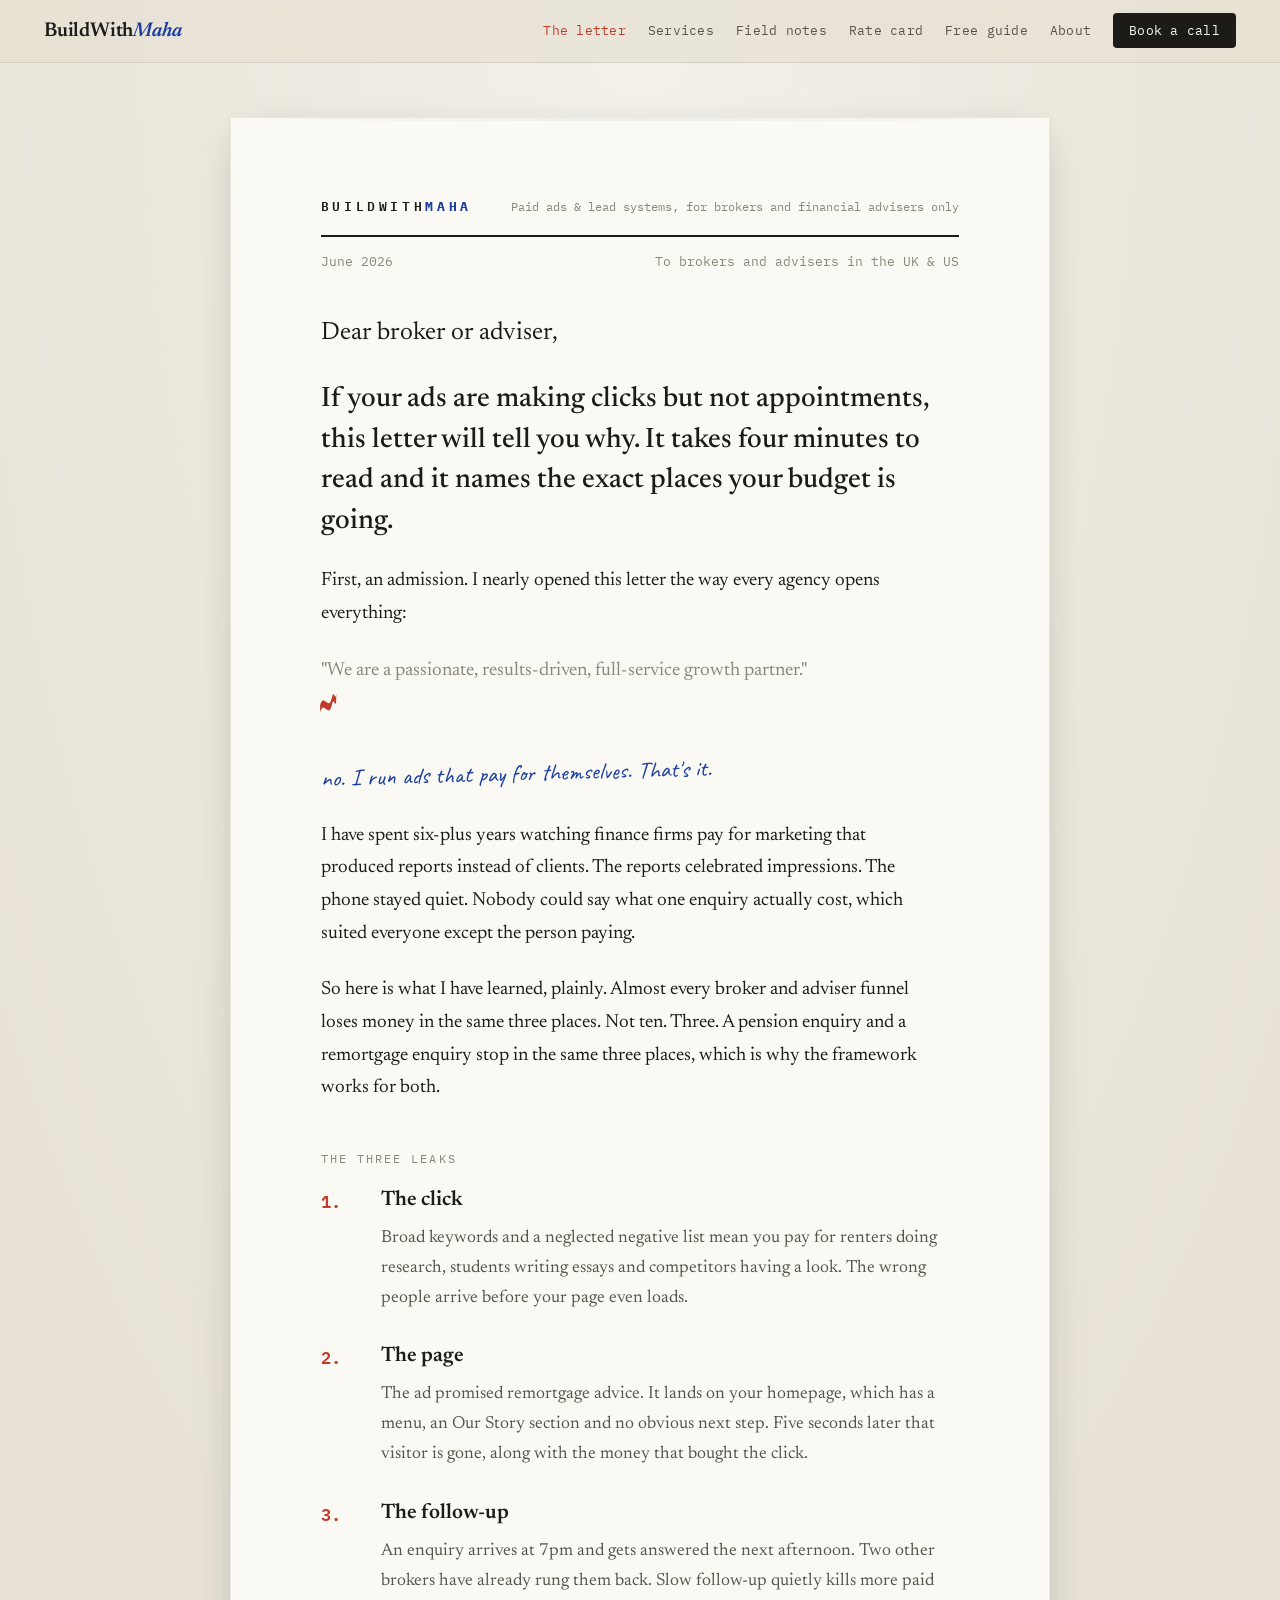
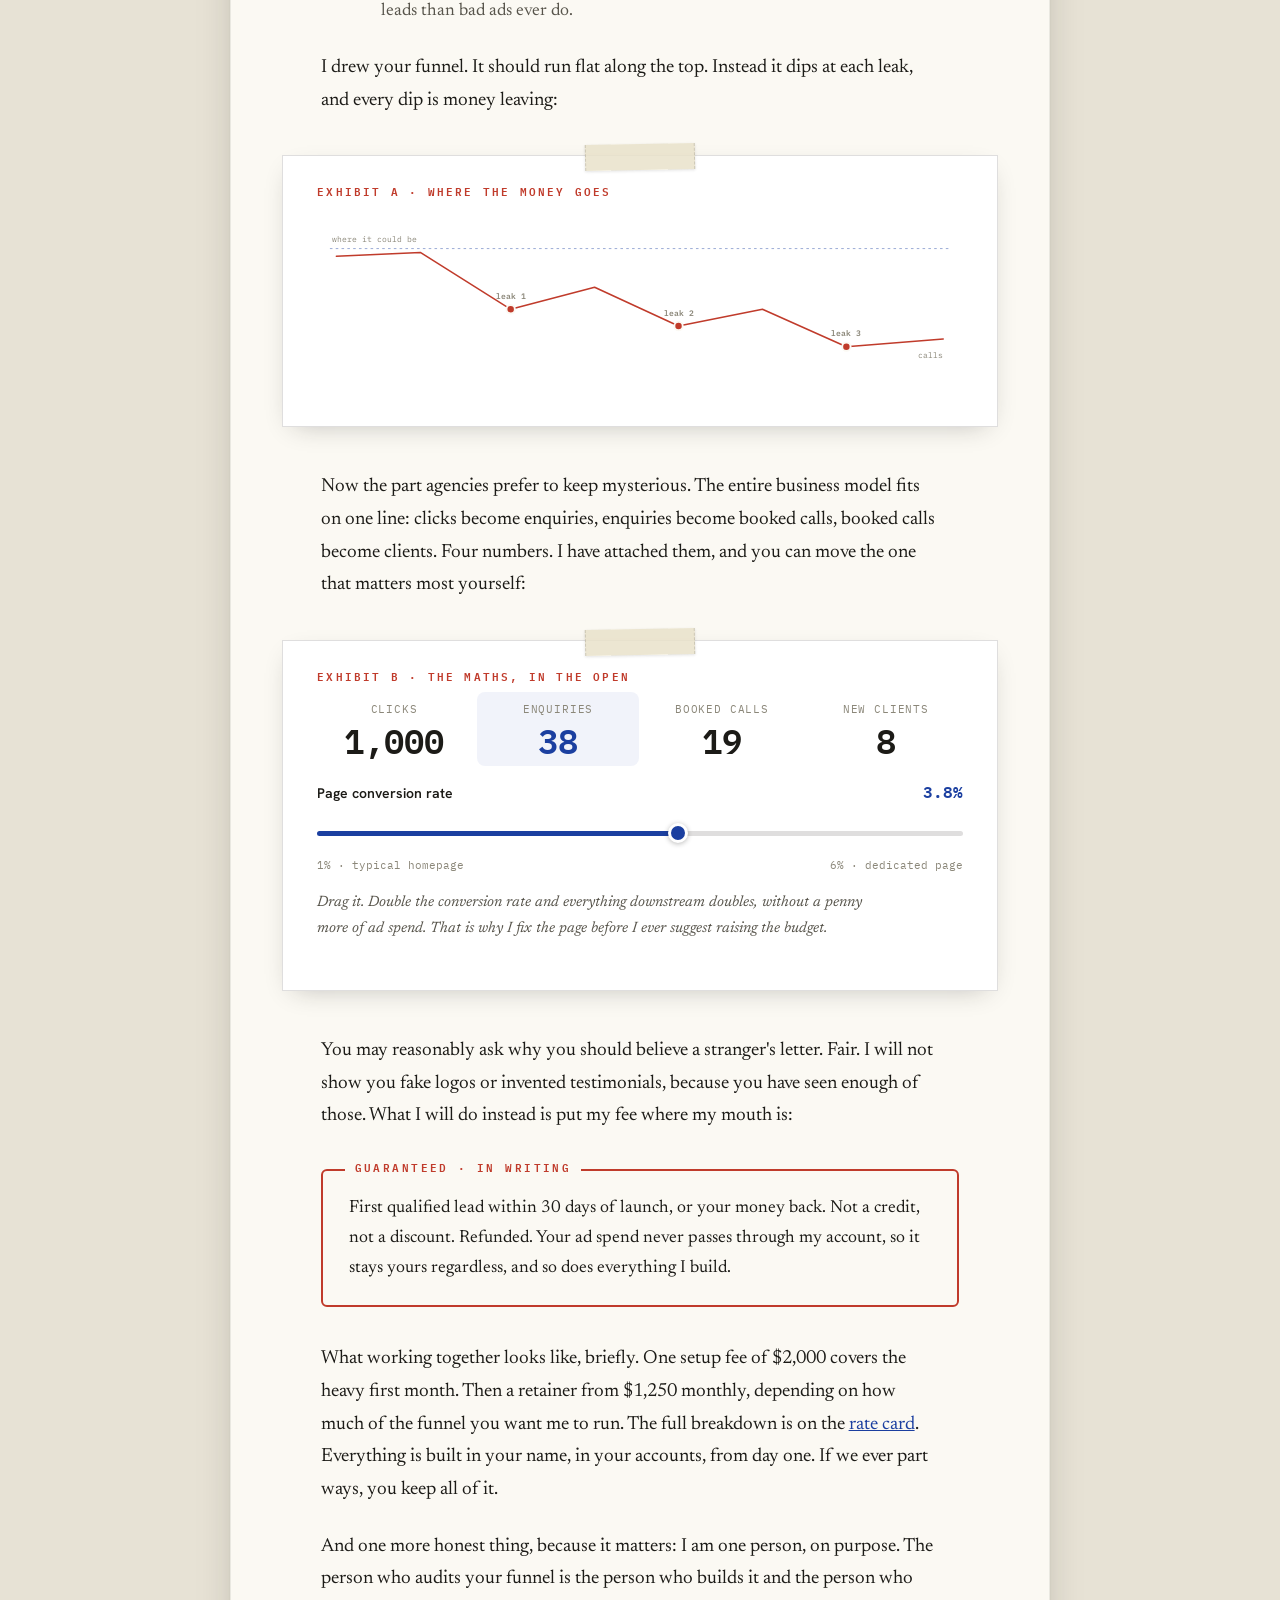
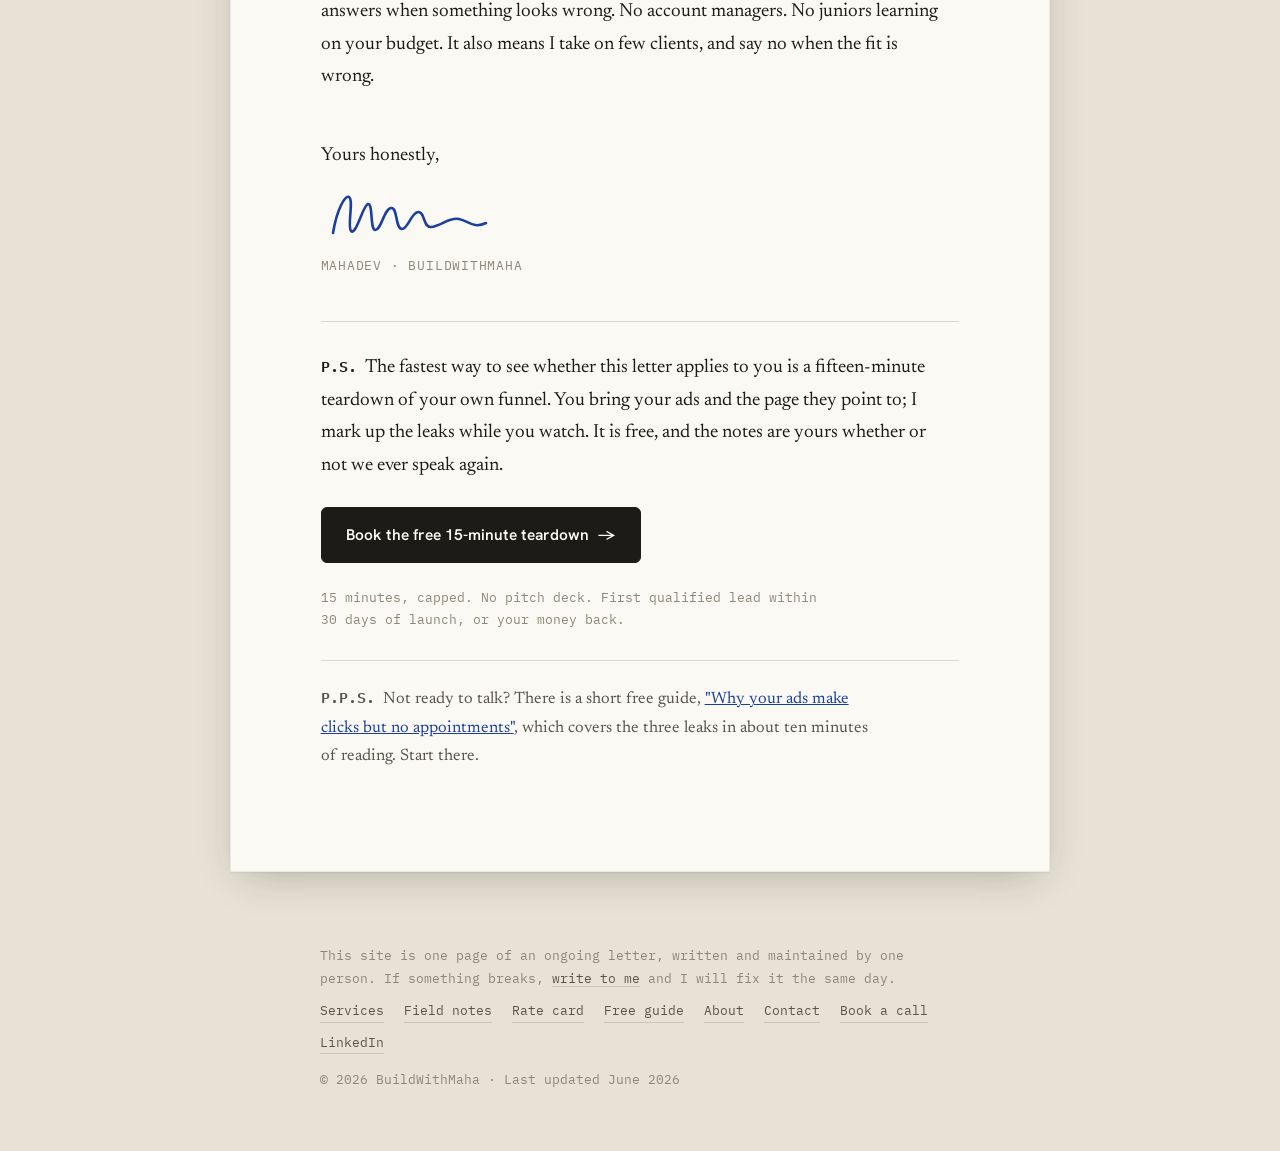
<file: index.html>
<!DOCTYPE html>
<html lang="en">
<head>
<meta charset="UTF-8">
<meta name="viewport" content="width=device-width, initial-scale=1">
<title>A letter to brokers and financial advisers | BuildWithMaha</title>
<meta name="description" content="An open letter to every broker and financial adviser whose ads make clicks but no appointments. The three leaks, the maths, and a free 15-minute teardown. First qualified lead within 30 days of launch, or your money back.">
<link rel="stylesheet" href="styles.css">
</head>
<body>

<nav class="nav">
  <a class="logo" href="/">BuildWith<b>Maha</b></a>
  <ul class="nav-links">
    <li><a href="/" class="active">The letter</a></li>
    <li><a href="/services">Services</a></li>
    <li><a href="/landing-pages">Field notes</a></li>
    <li><a href="/pricing">Rate card</a></li>
    <li><a href="/guide">Free guide</a></li>
    <li><a href="/about">About</a></li>
    <li class="nav-cta"><a href="/book">Book a call</a></li>
  </ul>
  <button class="burger" aria-label="Menu">&#9776;</button>
</nav>

<main class="sheet letter">

  <div class="letterhead">
    <span class="lh-name">BUILDWITH<b>MAHA</b></span>
    <span class="lh-line">Paid ads &amp; lead systems, for brokers and financial advisers only</span>
  </div>
  <div class="dateline"><span>June 2026</span><span>To brokers and advisers in the UK &amp; US</span></div>

  <p class="salute">Dear broker or adviser,</p>

  <p class="big reveal">If your ads are making clicks but not appointments, this letter will tell you why. It takes four minutes to read and it names the exact places your budget is going.</p>

  <p class="reveal">First, an admission. I nearly opened this letter the way every agency opens everything:</p>

  <div class="struck-on-view reveal" style="margin:0 0 26px">
    <span class="pstrike">"We are a passionate, results-driven, full-service growth partner."
      <svg viewBox="0 0 500 30" preserveAspectRatio="none"><path d="M4,17 C120,12 260,20 370,14 C420,11 470,16 496,13"/></svg>
    </span><br>
    <span class="pcorrect">no. I run ads that pay for themselves. That's it.</span>
  </div>

  <p class="reveal">I have spent six-plus years watching finance firms pay for marketing that produced reports instead of clients. The reports celebrated impressions. The phone stayed quiet. Nobody could say what one enquiry actually cost, which suited everyone except the person paying.</p>

  <p class="reveal">So here is what I have learned, plainly. Almost every broker and adviser funnel loses money in the same three places. Not ten. Three. A pension enquiry and a remortgage enquiry stop in the same three places, which is why the framework works for both.</p>

  <div class="kicker">The three leaks</div>

  <div class="pt reveal">
    <div class="pn">1.</div>
    <div><h3>The click</h3>
    <p>Broad keywords and a neglected negative list mean you pay for renters doing research, students writing essays and competitors having a look. The wrong people arrive before your page even loads.</p></div>
  </div>
  <div class="pt reveal">
    <div class="pn">2.</div>
    <div><h3>The page</h3>
    <p>The ad promised remortgage advice. It lands on your homepage, which has a menu, an Our Story section and no obvious next step. Five seconds later that visitor is gone, along with the money that bought the click.</p></div>
  </div>
  <div class="pt reveal">
    <div class="pn">3.</div>
    <div><h3>The follow-up</h3>
    <p>An enquiry arrives at 7pm and gets answered the next afternoon. Two other brokers have already rung them back. Slow follow-up quietly kills more paid leads than bad ads ever do.</p></div>
  </div>

  <p class="reveal">I drew your funnel. It should run flat along the top. Instead it dips at each leak, and every dip is money leaving:</p>

  <figure class="exhibit reveal">
    <span class="tape" aria-hidden="true"></span>
    <div class="ex-label">Exhibit A · Where the money goes</div>
    <div class="chart">
      <svg viewBox="0 0 1000 290">
        <line class="baseline" x1="20" y1="52" x2="980" y2="52"></line>
        <text class="lbl" x="24" y="42" fill="#5871c2">where it could be</text>
        <path class="funnel" d="M30,64 L160,58 L300,146 L430,112 L560,172 L690,146 L820,204 L970,192"></path>
        <circle class="dip" cx="300" cy="146" r="6.5" stroke="#FBF9F3" stroke-width="3"></circle>
        <circle class="dip" cx="560" cy="172" r="6.5" stroke="#FBF9F3" stroke-width="3"></circle>
        <circle class="dip" cx="820" cy="204" r="6.5" stroke="#FBF9F3" stroke-width="3"></circle>
        <text class="lbl" x="300" y="130" text-anchor="middle" fill="#C03B2B" style="font-weight:600">leak 1</text>
        <text class="lbl" x="560" y="156" text-anchor="middle" fill="#C03B2B" style="font-weight:600">leak 2</text>
        <text class="lbl" x="820" y="188" text-anchor="middle" fill="#C03B2B" style="font-weight:600">leak 3</text>
        <text class="lbl" x="950" y="222" text-anchor="middle">calls</text>
      </svg>
    </div>
  </figure>

  <p class="reveal">Now the part agencies prefer to keep mysterious. The entire business model fits on one line: clicks become enquiries, enquiries become booked calls, booked calls become clients. Four numbers. I have attached them, and you can move the one that matters most yourself:</p>

  <figure class="exhibit reveal">
    <span class="tape" aria-hidden="true"></span>
    <div class="ex-label">Exhibit B · The maths, in the open</div>
    <div class="calc-row">
      <div class="calc-cell"><p>Clicks</p><div class="n">1,000</div></div>
      <div class="calc-cell hot"><p>Enquiries</p><div class="n" id="cEnq">38</div></div>
      <div class="calc-cell"><p>Booked calls</p><div class="n" id="cCalls">19</div></div>
      <div class="calc-cell"><p>New clients</p><div class="n" id="cClients">8</div></div>
    </div>
    <div class="calc-slider-head"><span>Page conversion rate</span><span class="v" id="cRate">3.8%</span></div>
    <input type="range" id="cRange" min="1" max="6" step="0.1" value="3.8" aria-label="Page conversion rate">
    <div class="calc-ends"><span>1% &middot; typical homepage</span><span>6% &middot; dedicated page</span></div>
    <p class="calc-note">Drag it. Double the conversion rate and everything downstream doubles, without a penny more of ad spend. That is why I fix the page before I ever suggest raising the budget.</p>
  </figure>

  <p class="reveal">You may reasonably ask why you should believe a stranger's letter. Fair. I will not show you fake logos or invented testimonials, because you have seen enough of those. What I will do instead is put my fee where my mouth is:</p>

  <div class="stampbox reveal">
    <span class="st-label">Guaranteed &middot; in writing</span>
    <p>First qualified lead within 30 days of launch, or your money back. Not a credit, not a discount. Refunded. Your ad spend never passes through my account, so it stays yours regardless, and so does everything I build.</p>
  </div>

  <p class="reveal">What working together looks like, briefly. One setup fee of $2,000 covers the heavy first month. Then a retainer from $1,250 monthly, depending on how much of the funnel you want me to run. The full breakdown is on the <a href="/pricing" style="color:var(--pen)">rate card</a>. Everything is built in your name, in your accounts, from day one. If we ever part ways, you keep all of it.</p>

  <p class="reveal">And one more honest thing, because it matters: I am one person, on purpose. The person who audits your funnel is the person who builds it and the person who answers when something looks wrong. No account managers. No juniors learning on your budget. It also means I take on few clients, and say no when the fit is wrong.</p>

  <div class="signoff">
    <p class="yours">Yours honestly,</p>
    <svg class="sig" viewBox="0 0 190 74" aria-label="Maha's signature">
      <path d="M12,54 C16,30 24,16 28,18 C33,21 26,48 30,52 C35,57 42,26 47,25 C52,24 49,50 54,51 C60,52 63,30 70,29 C77,28 74,50 81,50 C87,50 90,34 97,33 C104,32 102,49 110,48 C120,47 128,38 138,40 C148,42 152,50 165,44"/>
    </svg>
    <p class="typedname">MAHADEV &middot; BUILDWITHMAHA</p>
  </div>

  <div class="ps">
    <p><span class="pslabel">P.S.</span>The fastest way to see whether this letter applies to you is a fifteen-minute teardown of your own funnel. You bring your ads and the page they point to; I mark up the leaks while you watch. It is free, and the notes are yours whether or not we ever speak again.</p>
    <p style="margin-top:20px"><a class="btn" href="/book">Book the free 15-minute teardown <span class="arr">&rarr;</span></a></p>
    <p class="riskline">15 minutes, capped. No pitch deck. First qualified lead within 30 days of launch, or your money back.</p>
  </div>

  <div class="ps" style="margin-top:30px;padding-top:24px">
    <p style="font-size:16.5px;color:var(--ink-soft)"><span class="pslabel">P.P.S.</span>Not ready to talk? There is a short free guide, <a href="/guide" style="color:var(--pen)">"Why your ads make clicks but no appointments"</a>, which covers the three leaks in about ten minutes of reading. Start there.</p>
  </div>

</main>

<footer class="ft">
  <p>This site is one page of an ongoing letter, written and maintained by one person. If something breaks, <a href="mailto:dev@buildwithmaha.com">write to me</a> and I will fix it the same day.</p>
  <div class="row">
    <a href="/services">Services</a>
    <a href="/landing-pages">Field notes</a>
    <a href="/pricing">Rate card</a>
    <a href="/guide">Free guide</a>
    <a href="/about">About</a>
    <a href="/contact">Contact</a>
    <a href="/book">Book a call</a>
    <a href="https://www.linkedin.com/in/buildwithmaha" target="_blank" rel="noopener">LinkedIn</a>
  </div>
  <p style="margin-top:14px">&copy; <span id="year">2026</span> BuildWithMaha &middot; Last updated June 2026</p>
</footer>

<div class="sticky-cta"><a class="btn" href="/book">Book the free teardown &rarr;</a></div>

<script src="script.js"></script>
</body>
</html>
</file>
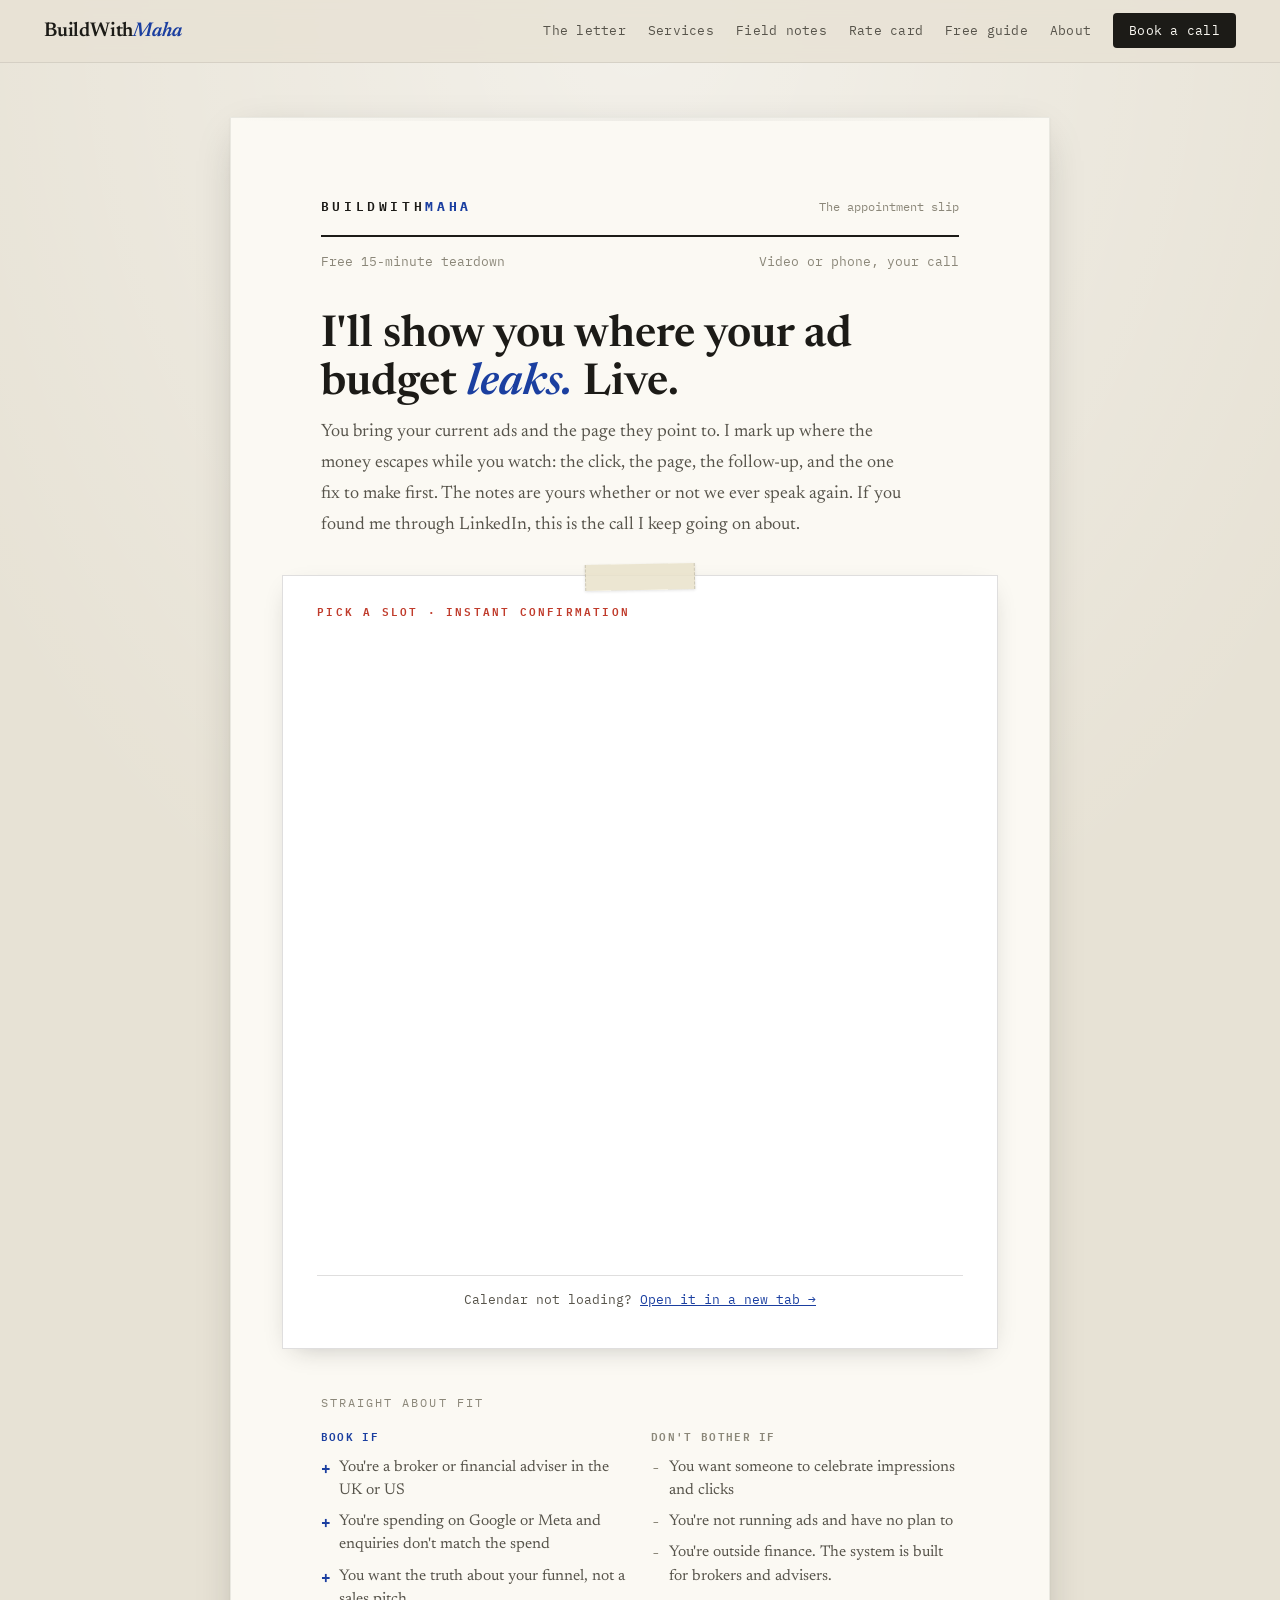
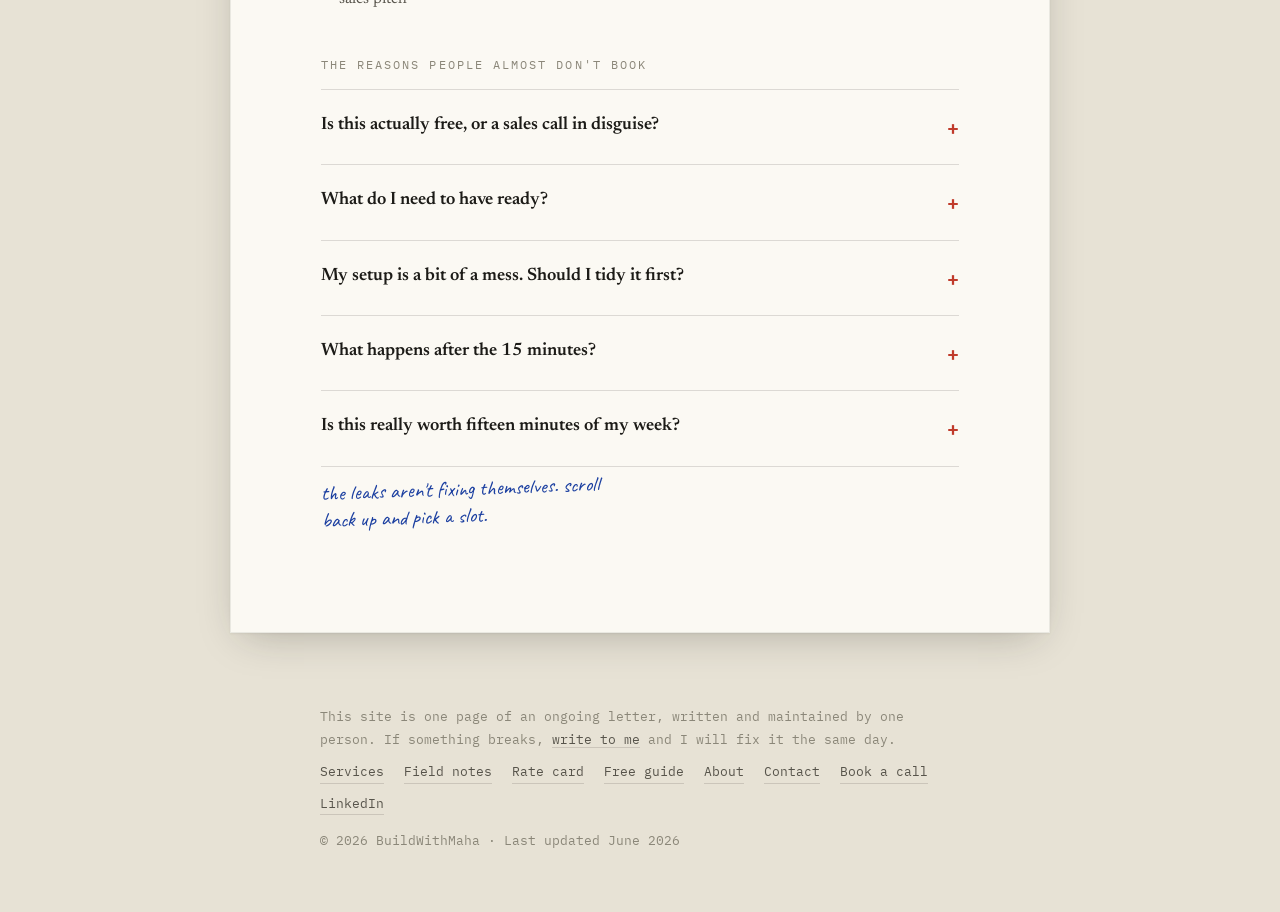
<file: book/index.html>
<!DOCTYPE html>
<html lang="en"><head>
<meta charset="UTF-8"><meta name="viewport" content="width=device-width, initial-scale=1">
<title>Book the free 15-minute teardown | BuildWithMaha</title><meta name="description" content="Book a free 15-minute teardown of your ad funnel. The leaks named live, no pitch deck, and you keep the notes.">
<meta property="og:title" content="Book your free 15-minute funnel teardown | BuildWithMaha">
<meta property="og:description" content="The leaks in your ad funnel, named live on a 15-minute call. For brokers and financial advisers. No pitch, no pressure.">
<meta property="og:url" content="https://buildwithmaha.com/book">
<link rel="stylesheet" href="/styles.css"><style>
.who{display:grid;grid-template-columns:1fr 1fr;gap:22px;margin:12px 0 6px}
.who h5{font-family:'IBM Plex Mono',monospace;font-size:11px;font-weight:600;letter-spacing:.12em;text-transform:uppercase;margin-bottom:10px}
.who .yes h5{color:var(--pen)}.who .no h5{color:var(--ink-faint)}
.who ul{list-style:none;display:grid;gap:8px}
.who li{font-size:15.5px;color:var(--ink-soft);display:flex;gap:8px;line-height:1.5}
.who .yes li::before{content:"+";color:var(--pen);font-family:'IBM Plex Mono',monospace;font-weight:600}
.who .no li::before{content:"-";color:var(--ink-faint);font-family:'IBM Plex Mono',monospace}
@media (max-width:700px){.who{grid-template-columns:1fr}}
</style></head><body>
<nav class="nav">
  <a class="logo" href="/">BuildWith<b>Maha</b></a>
  <ul class="nav-links">
    <li><a href="/">The letter</a></li>
    <li><a href="/services">Services</a></li>
    <li><a href="/landing-pages">Field notes</a></li>
    <li><a href="/pricing">Rate card</a></li>
    <li><a href="/guide">Free guide</a></li>
    <li><a href="/about">About</a></li>
    <li class="nav-cta"><a href="/book" class="active">Book a call</a></li>
  </ul>
  <button class="burger" aria-label="Menu">&#9776;</button>
</nav>
<main class="sheet">
<div class="letterhead"><span class="lh-name">BUILDWITH<b>MAHA</b></span><span class="lh-line">The appointment slip</span></div>
<div class="dateline"><span>Free 15-minute teardown</span><span>Video or phone, your call</span></div>
<h1 class="doc-title">I'll show you where your ad budget <em>leaks.</em> Live.</h1>
<p class="doc-sub">You bring your current ads and the page they point to. I mark up where the money escapes while you watch: the click, the page, the follow-up, and the one fix to make first. The notes are yours whether or not we ever speak again. If you found me through LinkedIn, this is the call I keep going on about.</p>
<figure class="exhibit reveal" style="margin-top:28px" id="bookCard">
  <span class="tape" aria-hidden="true"></span>
  <div class="ex-label">Pick a slot &middot; instant confirmation</div>
  <div class="cal-card" style="border:0;box-shadow:none">
    <div class="calendly-inline-widget" data-url="https://calendly.com/devminfo98/15-minute-growth-infrastructure-conversion-audit?hide_gdpr_banner=1&primary_color=1b3fa0"></div>
    <div class="cal-fallback">Calendar not loading? <a href="https://calendly.com/devminfo98/15-minute-growth-infrastructure-conversion-audit" target="_blank" rel="noopener">Open it in a new tab &rarr;</a></div>
  </div>
</figure>
<div class="kicker">Straight about fit</div>
<div class="who reveal">
  <div class="yes"><h5>Book if</h5><ul><li>You're a broker or financial adviser in the UK or US</li><li>You're spending on Google or Meta and enquiries don't match the spend</li><li>You want the truth about your funnel, not a sales pitch</li></ul></div>
  <div class="no"><h5>Don't bother if</h5><ul><li>You want someone to celebrate impressions and clicks</li><li>You're not running ads and have no plan to</li><li>You're outside finance. The system is built for brokers and advisers.</li></ul></div>
</div>
<div class="kicker">The reasons people almost don't book</div>
<div class="qa">
  <details><summary>Is this actually free, or a sales call in disguise?</summary><div class="a">Free, and not a disguise. I tear down your funnel and tell you the leaks. If working together makes sense I'll say so at the end, and if it doesn't I'll say that too. Either way you leave with the notes.</div></details>
  <details><summary>What do I need to have ready?</summary><div class="a">Access to your current ads and the page they point to. If you've got an abandoned old account, bring that as well. It's often where the clearest leak is hiding.</div></details>
  <details><summary>My setup is a bit of a mess. Should I tidy it first?</summary><div class="a">Please don't. The mess is the point of a teardown. There's no judgement here, only fixes.</div></details>
  <details><summary>What happens after the 15 minutes?</summary><div class="a">You'll know your leaks and the first fix to make. Handle it yourself and keep the notes, or ask me which plan fits. There's no pressure to decide anything on the call.</div></details>
  <details><summary>Is this really worth fifteen minutes of my week?</summary><div class="a">If you're paying for ads that aren't becoming booked clients, finding out why is the best-paid quarter hour you'll have this month. And it's capped at fifteen. I respect the clock.</div></details>
</div>
<p class="scribble">the leaks aren't fixing themselves. scroll back up and pick a slot.</p>
</main>
<footer class="ft">
  <p>This site is one page of an ongoing letter, written and maintained by one person. If something breaks, <a href="mailto:dev@buildwithmaha.com">write to me</a> and I will fix it the same day.</p>
  <div class="row">
    <a href="/services">Services</a><a href="/landing-pages">Field notes</a><a href="/pricing">Rate card</a><a href="/guide">Free guide</a><a href="/about">About</a><a href="/contact">Contact</a><a href="/book">Book a call</a><a href="https://www.linkedin.com/in/buildwithmaha" target="_blank" rel="noopener">LinkedIn</a>
  </div>
  <p style="margin-top:14px">&copy; <span id="year">2026</span> BuildWithMaha &middot; Last updated June 2026</p>
</footer>
<div class="sticky-cta"><a class="btn" href="#bookCard">Pick my time &rarr;</a></div>

<script src="https://assets.calendly.com/assets/external/widget.js" async></script>
<script src="/script.js"></script>
</body></html>
</file>
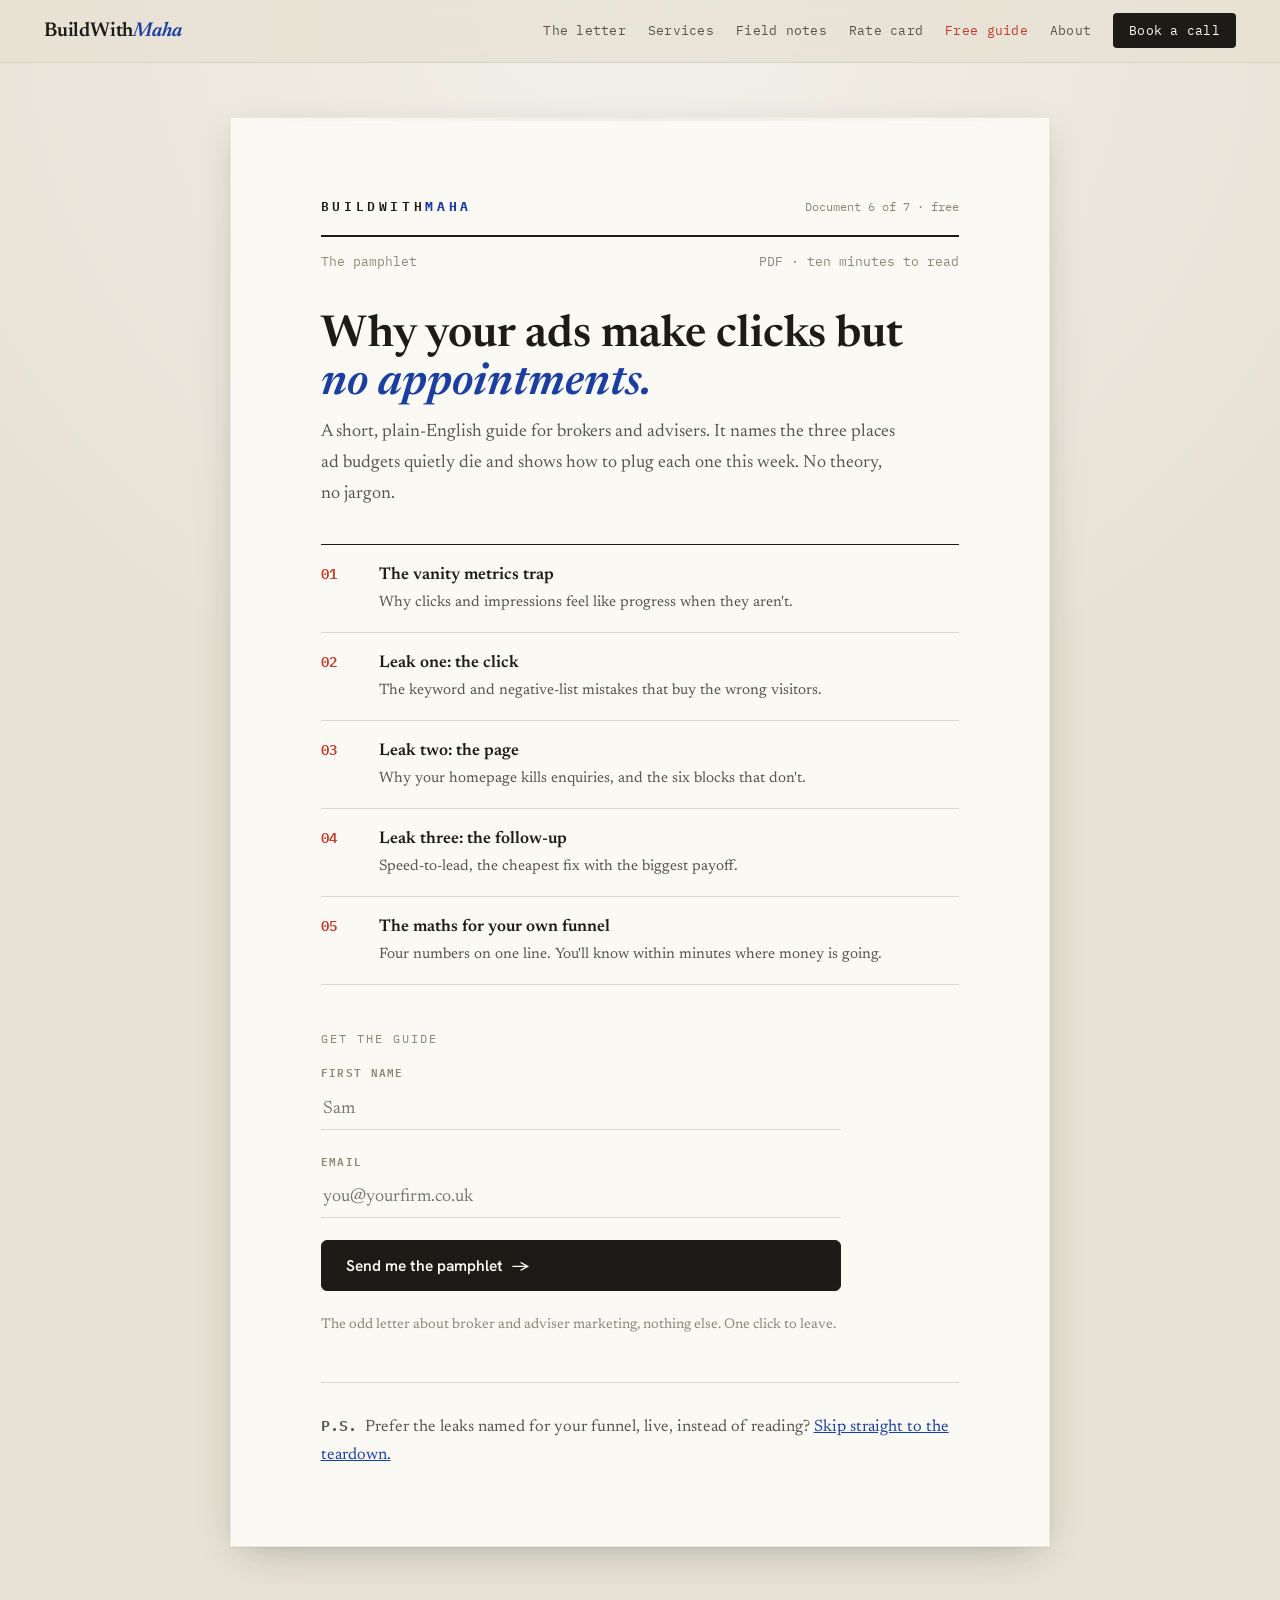
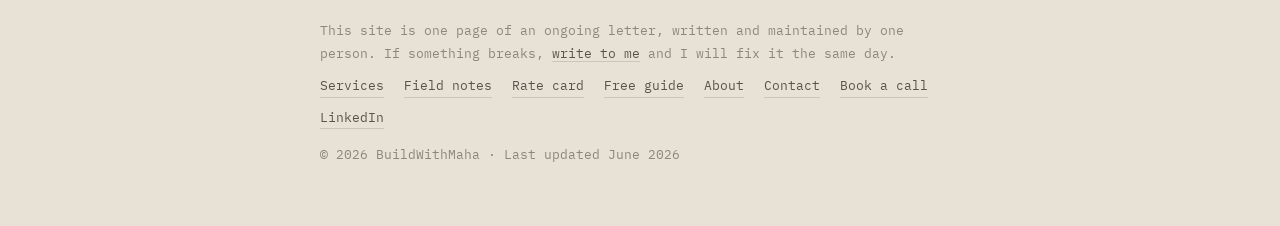
<file: guide/index.html>
<!DOCTYPE html>
<html lang="en"><head>
<meta charset="UTF-8"><meta name="viewport" content="width=device-width, initial-scale=1">
<title>The pamphlet: why your ads make clicks but no appointments | BuildWithMaha</title><meta name="description" content="A free plain-English guide for brokers and financial advisers on the three leaks that turn ad budgets into noise. Instant PDF download.">
<link rel="stylesheet" href="/styles.css"><style>
.err{display:none;color:var(--pencil);font-family:'IBM Plex Mono',monospace;font-size:13px;font-weight:600}
.err.show{display:block}
.optin-form.hide{display:none}
.success{display:none}.success.show{display:block}
.hp{position:absolute;left:-9999px;opacity:0;height:0;overflow:hidden}
.toc{border-top:1.5px solid var(--ink);margin:26px 0 34px}
.toc-row{display:grid;grid-template-columns:44px 1fr;gap:14px;padding:16px 0;border-bottom:1px solid var(--line)}
.toc-row .n{font-family:'IBM Plex Mono',monospace;color:var(--pencil);font-weight:600;font-size:14px}
.toc-row h4{font-size:17px;font-weight:600}
.toc-row p{font-size:15px;color:var(--ink-soft);margin:0}
</style></head><body>
<nav class="nav">
  <a class="logo" href="/">BuildWith<b>Maha</b></a>
  <ul class="nav-links">
    <li><a href="/">The letter</a></li>
    <li><a href="/services">Services</a></li>
    <li><a href="/landing-pages">Field notes</a></li>
    <li><a href="/pricing">Rate card</a></li>
    <li><a href="/guide" class="active">Free guide</a></li>
    <li><a href="/about">About</a></li>
    <li class="nav-cta"><a href="/book">Book a call</a></li>
  </ul>
  <button class="burger" aria-label="Menu">&#9776;</button>
</nav>
<main class="sheet">
<div class="letterhead"><span class="lh-name">BUILDWITH<b>MAHA</b></span><span class="lh-line">Document 6 of 7 &middot; free</span></div>
<div class="dateline"><span>The pamphlet</span><span>PDF &middot; ten minutes to read</span></div>
<h1 class="doc-title">Why your ads make clicks but <em>no appointments.</em></h1>
<p class="doc-sub">A short, plain-English guide for brokers and advisers. It names the three places ad budgets quietly die and shows how to plug each one this week. No theory, no jargon.</p>
<div class="toc">
  <div class="toc-row"><span class="n">01</span><div><h4>The vanity metrics trap</h4><p>Why clicks and impressions feel like progress when they aren't.</p></div></div>
  <div class="toc-row"><span class="n">02</span><div><h4>Leak one: the click</h4><p>The keyword and negative-list mistakes that buy the wrong visitors.</p></div></div>
  <div class="toc-row"><span class="n">03</span><div><h4>Leak two: the page</h4><p>Why your homepage kills enquiries, and the six blocks that don't.</p></div></div>
  <div class="toc-row"><span class="n">04</span><div><h4>Leak three: the follow-up</h4><p>Speed-to-lead, the cheapest fix with the biggest payoff.</p></div></div>
  <div class="toc-row"><span class="n">05</span><div><h4>The maths for your own funnel</h4><p>Four numbers on one line. You'll know within minutes where money is going.</p></div></div>
</div>
<div class="kicker">Get the guide</div>
<form class="form optin-form" id="optinForm" novalidate>
  <div class="hp" aria-hidden="true"><label>Company</label><input id="company" name="company" type="text" tabindex="-1" autocomplete="off"></div>
  <div><label for="name">First name</label><input id="name" name="name" type="text" required autocomplete="given-name" placeholder="Sam"></div>
  <div><label for="email">Email</label><input id="email" name="email" type="email" required autocomplete="email" placeholder="you@yourfirm.co.uk"></div>
  <p class="err" id="err">A first name and a valid email, please.</p>
  <button class="btn" type="submit">Send me the pamphlet <span class="arr">&rarr;</span></button>
  <p style="font-size:14px;color:var(--ink-faint);margin:0">The odd letter about broker and adviser marketing, nothing else. One click to leave.</p>
</form>
<div class="success" id="success">
  <p style="font-size:22px;font-weight:500">It's downloading. <span class="hand" style="font-size:1.2em">check your downloads folder.</span></p>
  <p style="font-size:16px;color:var(--ink-soft);margin-top:8px">If it didn't start, <a href="/mortgage-lead-guide.pdf" download style="color:var(--pen)">download it here</a>. When you've read it, the natural next step is the free teardown of your own funnel.</p>
  <p style="margin-top:16px"><a class="btn btn-ghost" href="/book">Book the free teardown</a></p>
</div>
<div class="ps"><p style="font-size:16.5px;color:var(--ink-soft)"><span class="pslabel">P.S.</span>Prefer the leaks named for your funnel, live, instead of reading? <a href="/book" style="color:var(--pen)">Skip straight to the teardown.</a></p></div>
</main>
<footer class="ft">
  <p>This site is one page of an ongoing letter, written and maintained by one person. If something breaks, <a href="mailto:dev@buildwithmaha.com">write to me</a> and I will fix it the same day.</p>
  <div class="row">
    <a href="/services">Services</a><a href="/landing-pages">Field notes</a><a href="/pricing">Rate card</a><a href="/guide">Free guide</a><a href="/about">About</a><a href="/contact">Contact</a><a href="/book">Book a call</a><a href="https://www.linkedin.com/in/buildwithmaha" target="_blank" rel="noopener">LinkedIn</a>
  </div>
  <p style="margin-top:14px">&copy; <span id="year">2026</span> BuildWithMaha &middot; Last updated June 2026</p>
</footer>
<div class="sticky-cta"><a class="btn" href="/book">Book the free teardown &rarr;</a></div>
<script>
(function(){
  var ACTION="https://docs.google.com/forms/d/e/1FAIpQLScZGpNS2FVOpmqWkqidvJP2BsY5FJ8LahJbIcucCkNf6NwWTg/formResponse";
  var NAME="entry.775657463",EMAIL="entry.1887658583",PDF="/mortgage-lead-guide.pdf";
  var form=document.getElementById('optinForm'),err=document.getElementById('err'),ok=document.getElementById('success');
  form.addEventListener('submit',function(e){e.preventDefault();
    var name=document.getElementById('name').value.trim(),email=document.getElementById('email').value.trim(),trap=document.getElementById('company').value.trim();
    if(!name||!/^[^\s@]+@[^\s@]+\.[^\s@]{2,}$/.test(email)){err.classList.add('show');return;}
    err.classList.remove('show');
    if(!trap){var d=new FormData();d.append(NAME,name);d.append(EMAIL,email);fetch(ACTION,{method:'POST',mode:'no-cors',body:d}).catch(function(){});}
    var a=document.createElement('a');a.href=PDF;a.download=PDF.split('/').pop();document.body.appendChild(a);a.click();a.remove();
    form.classList.add('hide');ok.classList.add('show');
  });
})();
</script>
<script src="/script.js"></script>
</body></html>
</file>
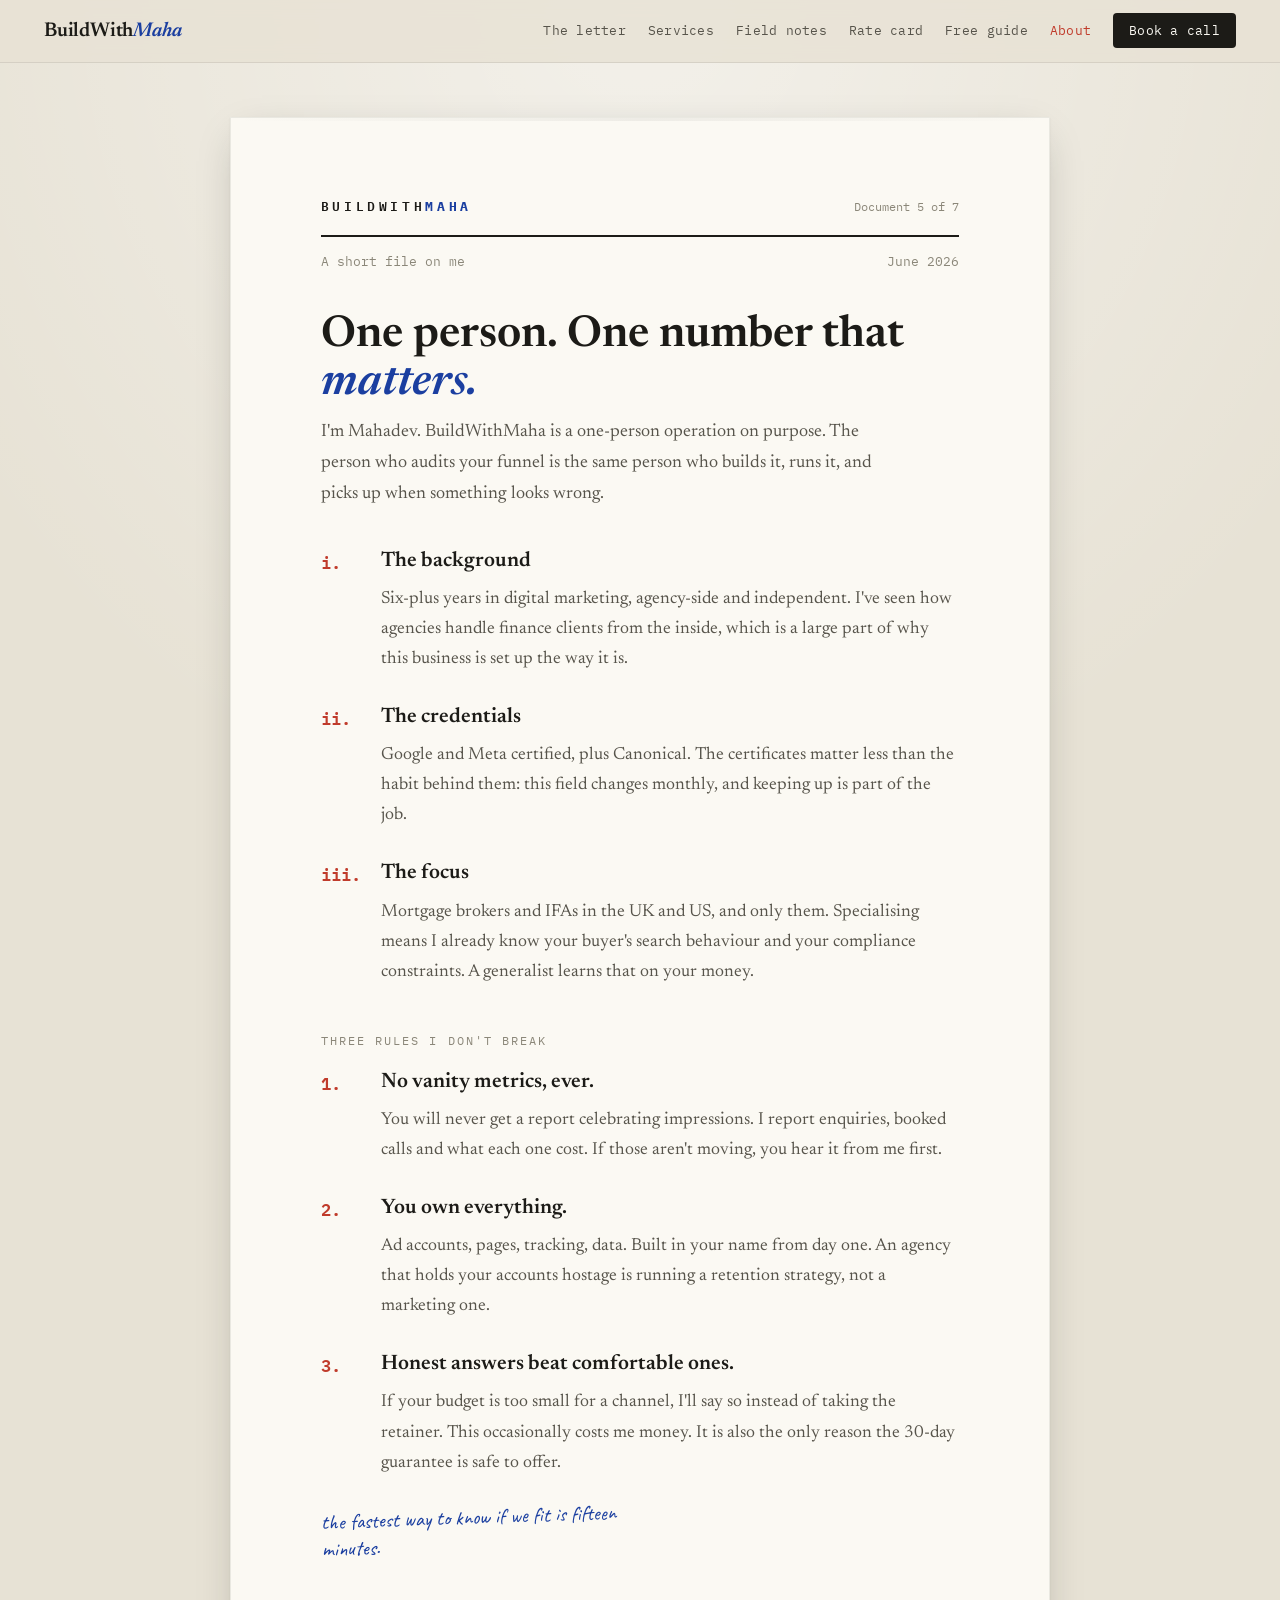
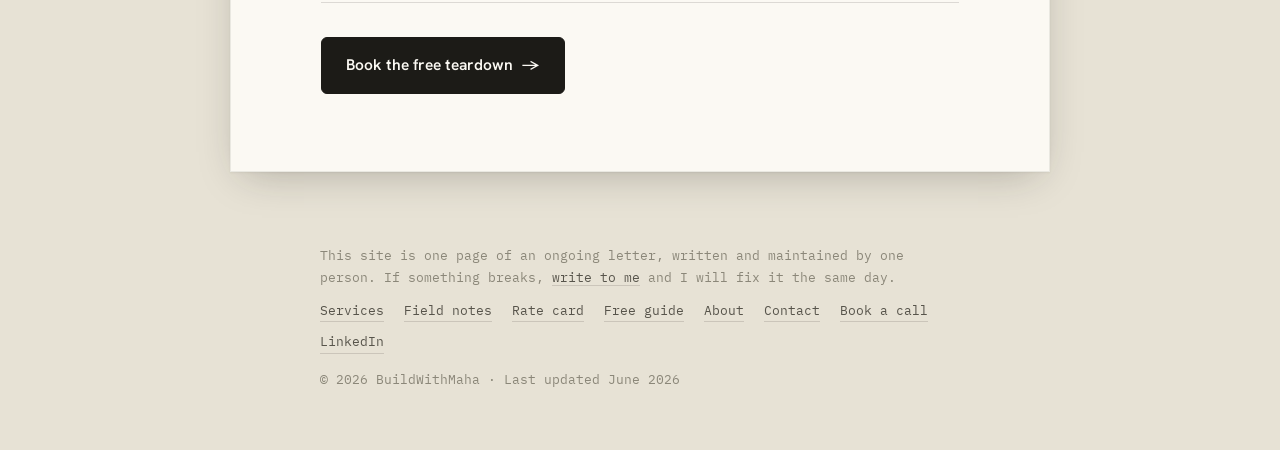
<file: about.html>
<!DOCTYPE html>
<html lang="en"><head>
<meta charset="UTF-8"><meta name="viewport" content="width=device-width, initial-scale=1">
<title>A short file on me | BuildWithMaha</title><meta name="description" content="Mahadev runs BuildWithMaha. Six-plus years in digital marketing, Google and Meta certified, working only with mortgage brokers and advisers.">
<link rel="stylesheet" href="styles.css"></head><body>
<nav class="nav">
  <a class="logo" href="/">BuildWith<b>Maha</b></a>
  <ul class="nav-links">
    <li><a href="/">The letter</a></li>
    <li><a href="/services">Services</a></li>
    <li><a href="/landing-pages">Field notes</a></li>
    <li><a href="/pricing">Rate card</a></li>
    <li><a href="/guide">Free guide</a></li>
    <li><a href="/about" class="active">About</a></li>
    <li class="nav-cta"><a href="/book">Book a call</a></li>
  </ul>
  <button class="burger" aria-label="Menu">&#9776;</button>
</nav>
<main class="sheet">
<div class="letterhead"><span class="lh-name">BUILDWITH<b>MAHA</b></span><span class="lh-line">Document 5 of 7</span></div>
<div class="dateline"><span>A short file on me</span><span>June 2026</span></div>
<h1 class="doc-title">One person. One number that <em>matters.</em></h1>
<p class="doc-sub">I'm Mahadev. BuildWithMaha is a one-person operation on purpose. The person who audits your funnel is the same person who builds it, runs it, and picks up when something looks wrong.</p>
<div class="pt reveal"><div class="pn">i.</div><div><h3>The background</h3><p>Six-plus years in digital marketing, agency-side and independent. I've seen how agencies handle finance clients from the inside, which is a large part of why this business is set up the way it is.</p></div></div>
<div class="pt reveal"><div class="pn">ii.</div><div><h3>The credentials</h3><p>Google and Meta certified, plus Canonical. The certificates matter less than the habit behind them: this field changes monthly, and keeping up is part of the job.</p></div></div>
<div class="pt reveal"><div class="pn">iii.</div><div><h3>The focus</h3><p>Mortgage brokers and IFAs in the UK and US, and only them. Specialising means I already know your buyer's search behaviour and your compliance constraints. A generalist learns that on your money.</p></div></div>
<div class="kicker">Three rules I don't break</div>
<div class="pt reveal"><div class="pn">1.</div><div><h3>No vanity metrics, ever.</h3><p>You will never get a report celebrating impressions. I report enquiries, booked calls and what each one cost. If those aren't moving, you hear it from me first.</p></div></div>
<div class="pt reveal"><div class="pn">2.</div><div><h3>You own everything.</h3><p>Ad accounts, pages, tracking, data. Built in your name from day one. An agency that holds your accounts hostage is running a retention strategy, not a marketing one.</p></div></div>
<div class="pt reveal"><div class="pn">3.</div><div><h3>Honest answers beat comfortable ones.</h3><p>If your budget is too small for a channel, I'll say so instead of taking the retainer. This occasionally costs me money. It is also the only reason the 30-day guarantee is safe to offer.</p></div></div>
<p class="scribble">the fastest way to know if we fit is fifteen minutes.</p>
<div class="ps"><p style="margin-top:4px"><a class="btn" href="/book">Book the free teardown <span class="arr">&rarr;</span></a></p></div>
</main>
<footer class="ft">
  <p>This site is one page of an ongoing letter, written and maintained by one person. If something breaks, <a href="mailto:dev@buildwithmaha.com">write to me</a> and I will fix it the same day.</p>
  <div class="row">
    <a href="/services">Services</a><a href="/landing-pages">Field notes</a><a href="/pricing">Rate card</a><a href="/guide">Free guide</a><a href="/about">About</a><a href="/contact">Contact</a><a href="/book">Book a call</a><a href="https://www.linkedin.com/in/buildwithmaha" target="_blank" rel="noopener">LinkedIn</a>
  </div>
  <p style="margin-top:14px">&copy; <span id="year">2026</span> BuildWithMaha &middot; Last updated June 2026</p>
</footer>
<div class="sticky-cta"><a class="btn" href="/book">Book the free teardown &rarr;</a></div>

<script src="script.js"></script>
</body></html>
</file>
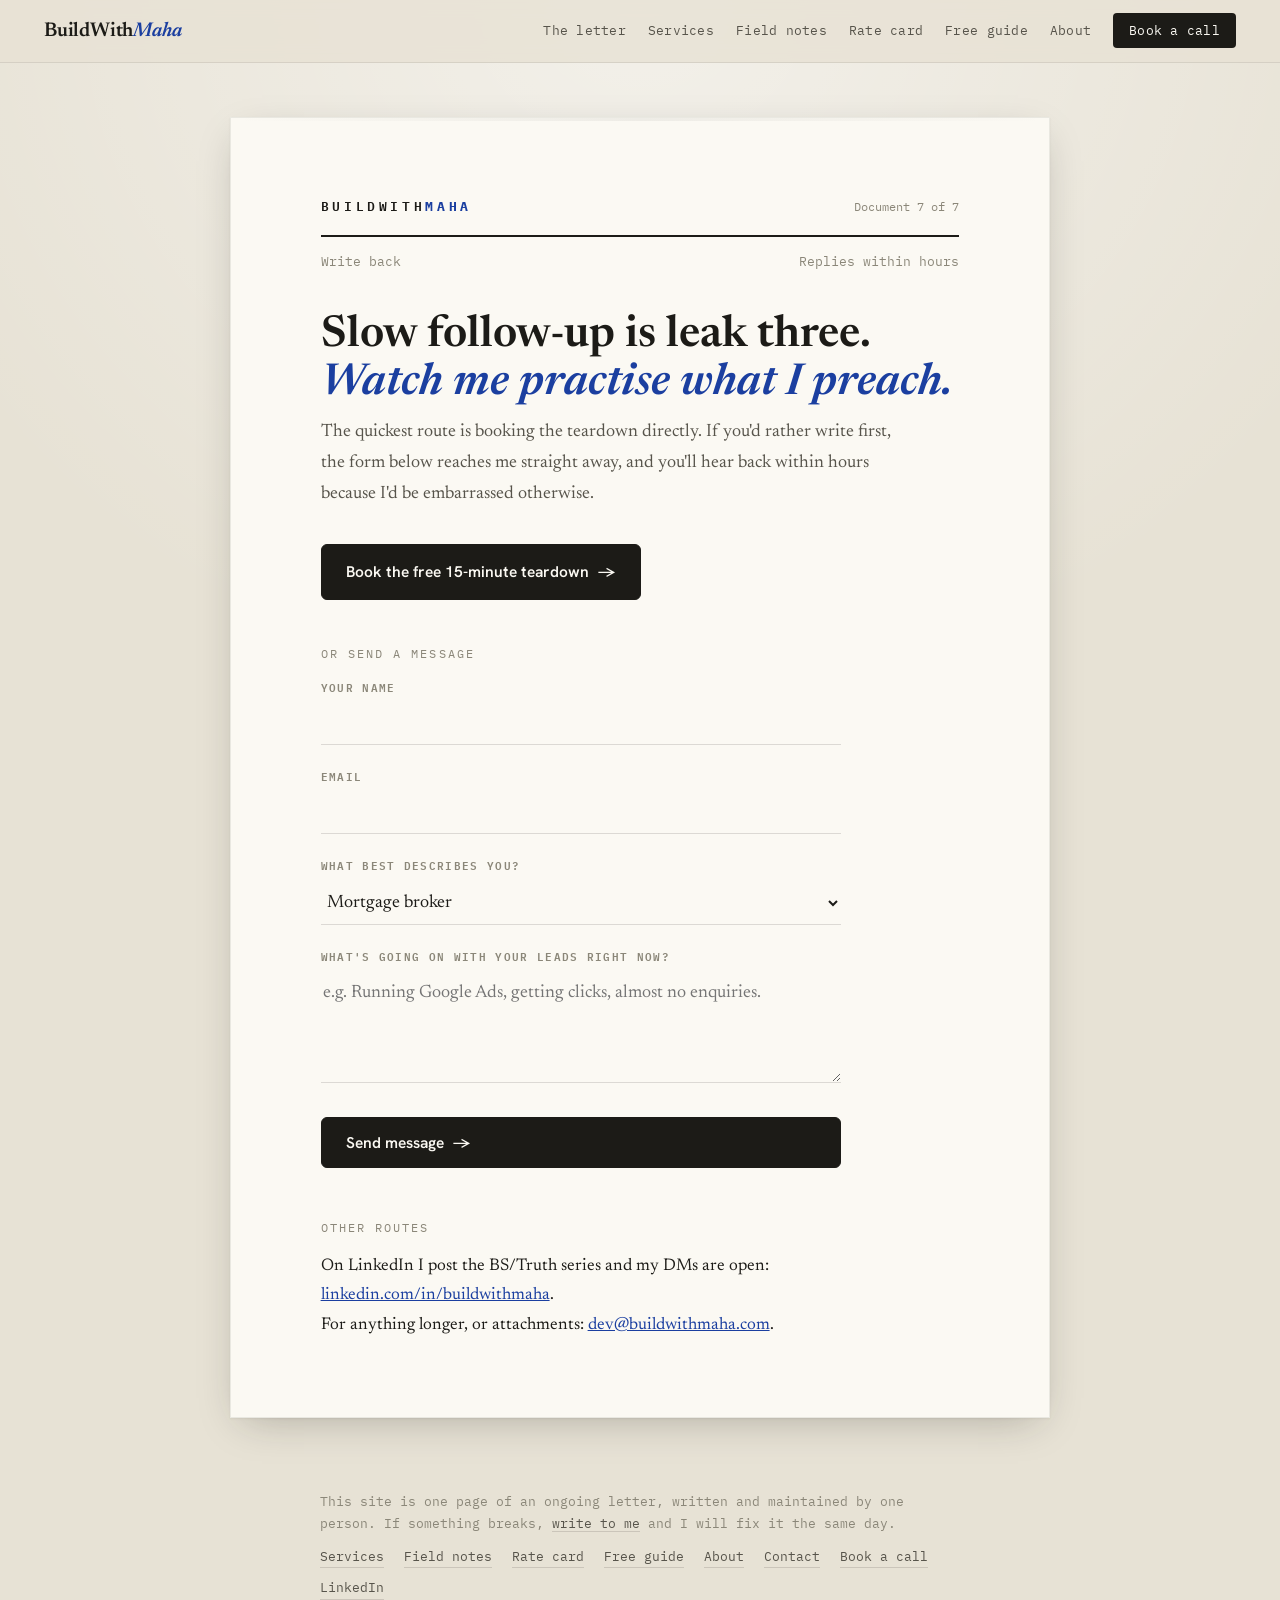
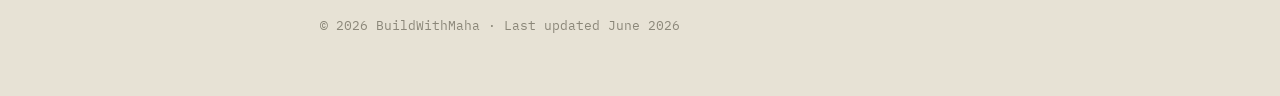
<file: contact.html>
<!DOCTYPE html>
<html lang="en"><head>
<meta charset="UTF-8"><meta name="viewport" content="width=device-width, initial-scale=1">
<title>Write back | BuildWithMaha</title><meta name="description" content="Send a message or book the free teardown. Replies within hours, because slow follow-up is leak three.">
<link rel="stylesheet" href="styles.css"></head><body>
<nav class="nav">
  <a class="logo" href="/">BuildWith<b>Maha</b></a>
  <ul class="nav-links">
    <li><a href="/">The letter</a></li>
    <li><a href="/services">Services</a></li>
    <li><a href="/landing-pages">Field notes</a></li>
    <li><a href="/pricing">Rate card</a></li>
    <li><a href="/guide">Free guide</a></li>
    <li><a href="/about">About</a></li>
    <li class="nav-cta"><a href="/book">Book a call</a></li>
  </ul>
  <button class="burger" aria-label="Menu">&#9776;</button>
</nav>
<main class="sheet">
<div class="letterhead"><span class="lh-name">BUILDWITH<b>MAHA</b></span><span class="lh-line">Document 7 of 7</span></div>
<div class="dateline"><span>Write back</span><span>Replies within hours</span></div>
<h1 class="doc-title">Slow follow-up is leak three. <em>Watch me practise what I preach.</em></h1>
<p class="doc-sub">The quickest route is booking the teardown directly. If you'd rather write first, the form below reaches me straight away, and you'll hear back within hours because I'd be embarrassed otherwise.</p>
<p style="margin-bottom:34px"><a class="btn" href="/book">Book the free 15-minute teardown <span class="arr">&rarr;</span></a></p>
<div class="kicker">Or send a message</div>
<form class="form" id="contactForm" novalidate>
  <div style="position:absolute;left:-9999px;opacity:0;height:0;overflow:hidden" aria-hidden="true"><label>Company</label><input id="company" name="company" type="text" tabindex="-1" autocomplete="off"></div>
  <div><label for="name">Your name</label><input id="name" name="name" type="text" required autocomplete="name"></div>
  <div><label for="email">Email</label><input id="email" name="email" type="email" required autocomplete="email"></div>
  <div><label for="role">What best describes you?</label><select id="role" name="role"><option>Mortgage broker</option><option>Financial adviser</option><option>Other finance firm</option><option>Something else</option></select></div>
  <div><label for="message">What's going on with your leads right now?</label><textarea id="message" name="message" placeholder="e.g. Running Google Ads, getting clicks, almost no enquiries." required></textarea></div>
  <p id="cErr" style="display:none;color:var(--pencil);font-family:'IBM Plex Mono',monospace;font-size:13px;font-weight:600">Name, a valid email and a message, please.</p>
  <button class="btn" type="submit" id="cSubmit">Send message <span class="arr">&rarr;</span></button>
</form>
<div id="cSuccess" style="display:none">
  <p style="font-size:22px;font-weight:500">Got it. <span class="hand" style="font-size:1.2em">you'll hear from me within hours.</span></p>
  <p style="margin-top:14px"><a class="btn btn-ghost" href="/book">Or skip the inbox and book the teardown</a></p>
</div>
<div class="kicker" style="margin-top:50px">Other routes</div>
<p style="font-size:17px">On LinkedIn I post the BS/Truth series and my DMs are open: <a href="https://www.linkedin.com/in/buildwithmaha" target="_blank" rel="noopener" style="color:var(--pen)">linkedin.com/in/buildwithmaha</a>.<br>For anything longer, or attachments: <a href="mailto:dev@buildwithmaha.com" style="color:var(--pen)">dev@buildwithmaha.com</a>.</p>
</main>
<footer class="ft">
  <p>This site is one page of an ongoing letter, written and maintained by one person. If something breaks, <a href="mailto:dev@buildwithmaha.com">write to me</a> and I will fix it the same day.</p>
  <div class="row">
    <a href="/services">Services</a><a href="/landing-pages">Field notes</a><a href="/pricing">Rate card</a><a href="/guide">Free guide</a><a href="/about">About</a><a href="/contact">Contact</a><a href="/book">Book a call</a><a href="https://www.linkedin.com/in/buildwithmaha" target="_blank" rel="noopener">LinkedIn</a>
  </div>
  <p style="margin-top:14px">&copy; <span id="year">2026</span> BuildWithMaha &middot; Last updated June 2026</p>
</footer>
<div class="sticky-cta"><a class="btn" href="/book">Book the free teardown &rarr;</a></div>
<script>
(function(){
  var ACTION="https://docs.google.com/forms/d/e/1FAIpQLScwaOzRTFxvhYOgWA70_wzuDEd-aih0mwSF2NosqLyLSdyj-Q/formResponse";
  var E_NAME="entry.1994894809",E_EMAIL="entry.1773480271",E_ROLE="entry.1032883495",E_MSG="entry.123621483";
  var form=document.getElementById('contactForm'),err=document.getElementById('cErr'),ok=document.getElementById('cSuccess');
  form.addEventListener('submit',function(e){e.preventDefault();
    var name=document.getElementById('name').value.trim(),email=document.getElementById('email').value.trim(),role=document.getElementById('role').value,msg=document.getElementById('message').value.trim(),trap=document.getElementById('company').value.trim();
    if(!name||!msg||!/^[^\s@]+@[^\s@]+\.[^\s@]{2,}$/.test(email)){err.style.display='block';return;}
    err.style.display='none';
    if(!trap){var d=new FormData();d.append(E_NAME,name);d.append(E_EMAIL,email);d.append(E_ROLE,role);d.append(E_MSG,msg);fetch(ACTION,{method:'POST',mode:'no-cors',body:d}).catch(function(){});}
    form.style.display='none';ok.style.display='block';
  });
})();
</script>
<script src="script.js"></script>
</body></html>
</file>
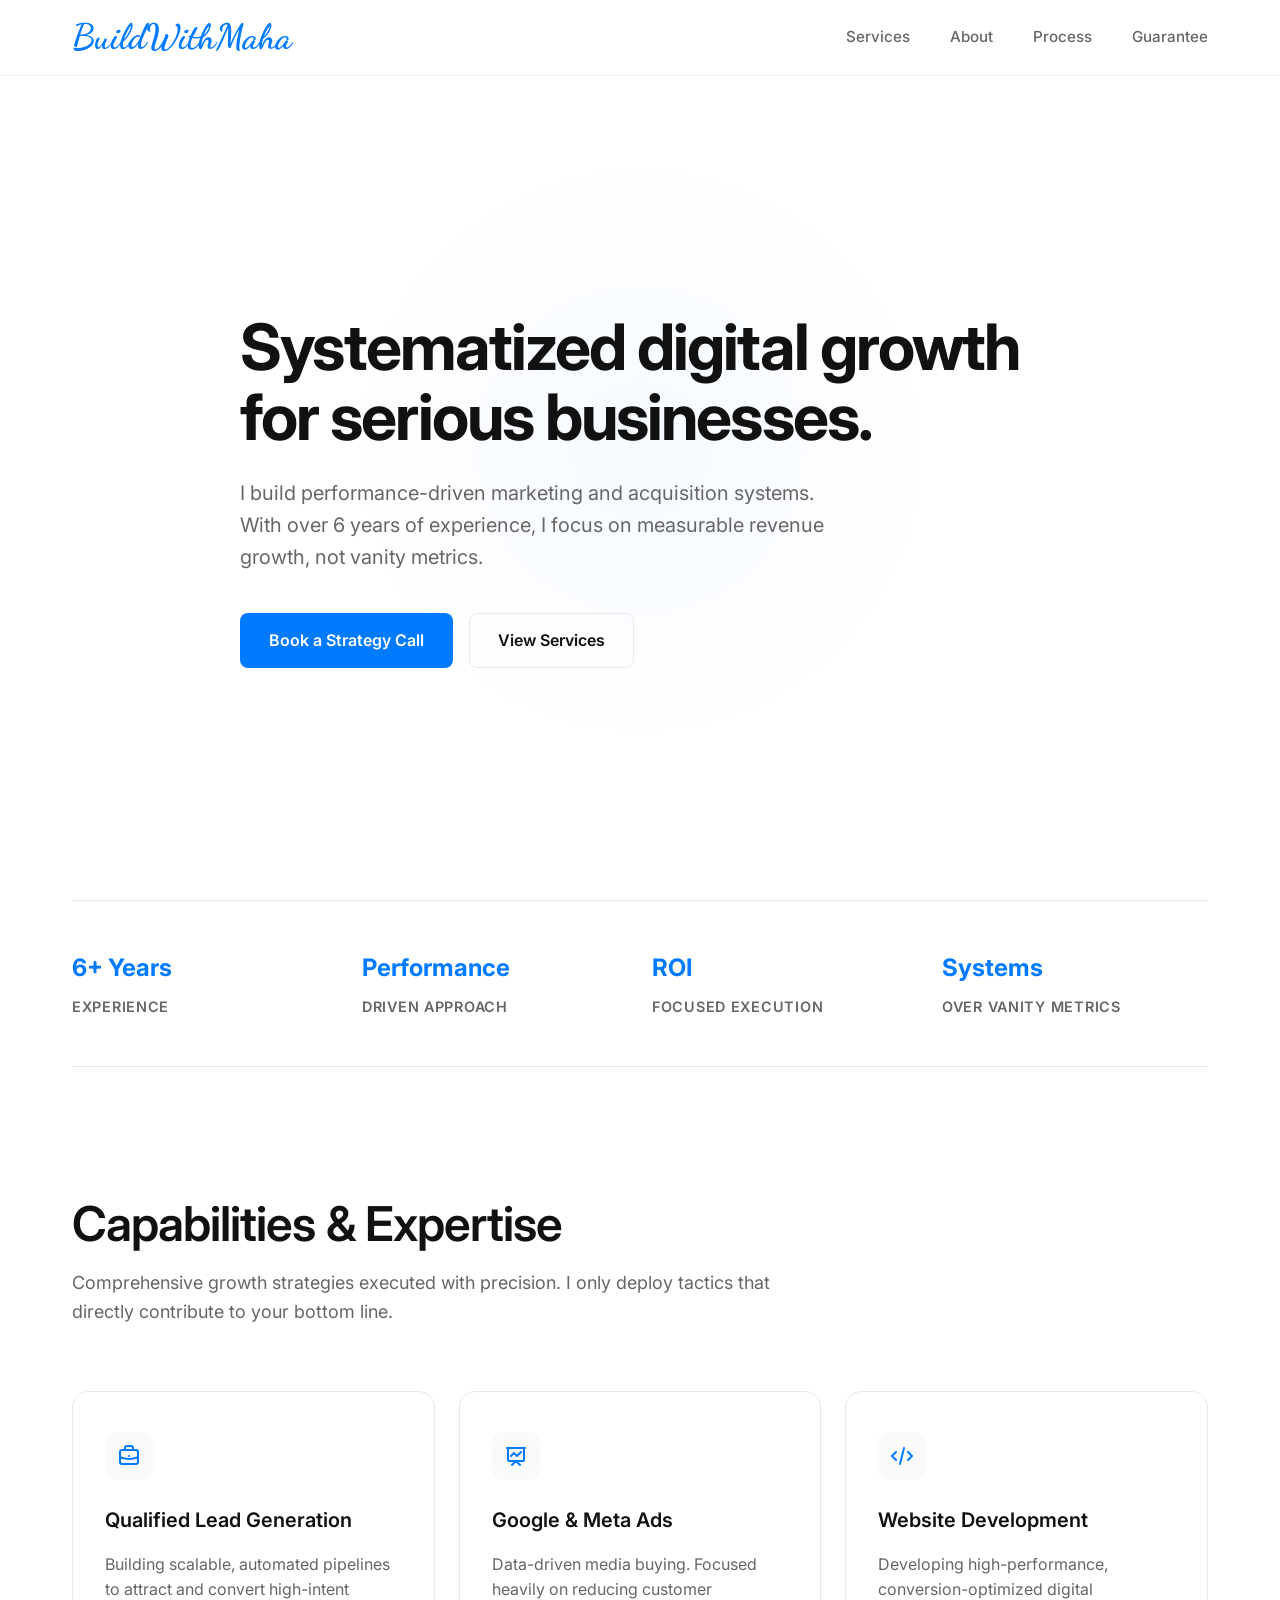
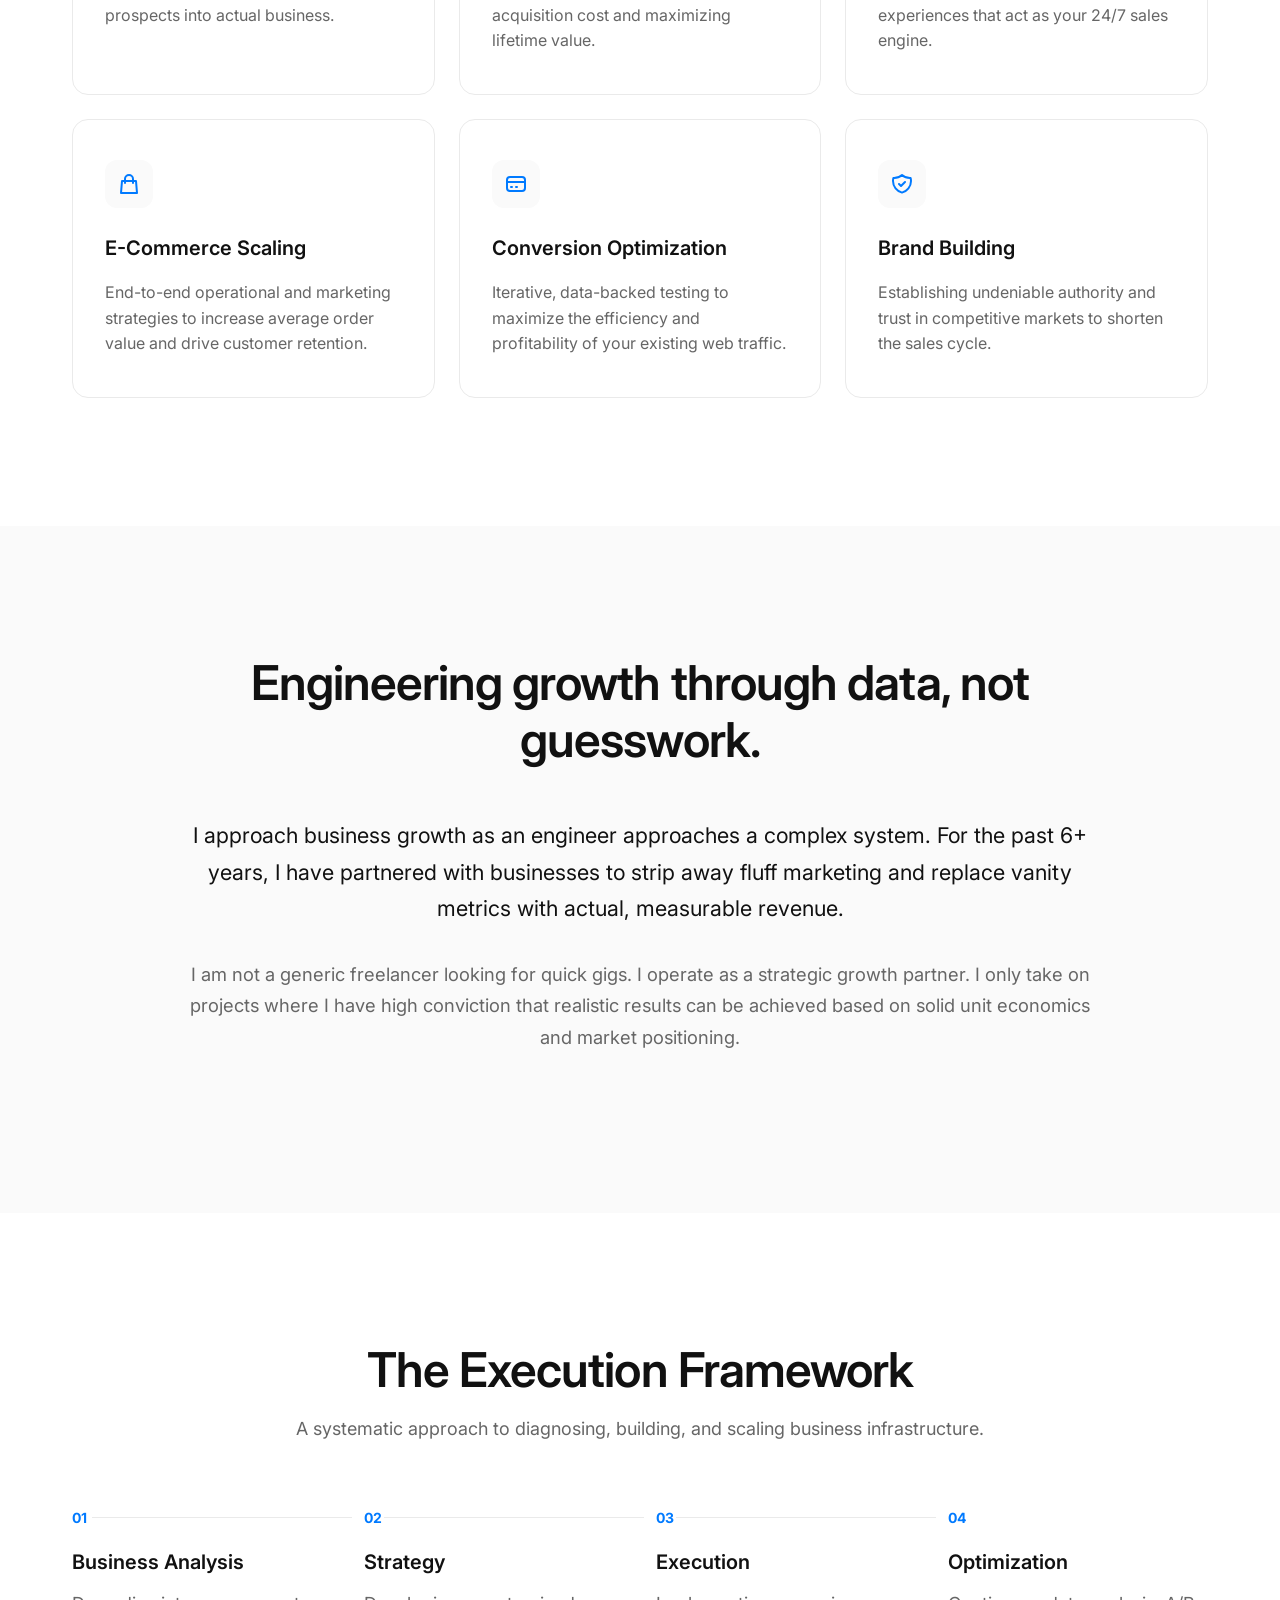
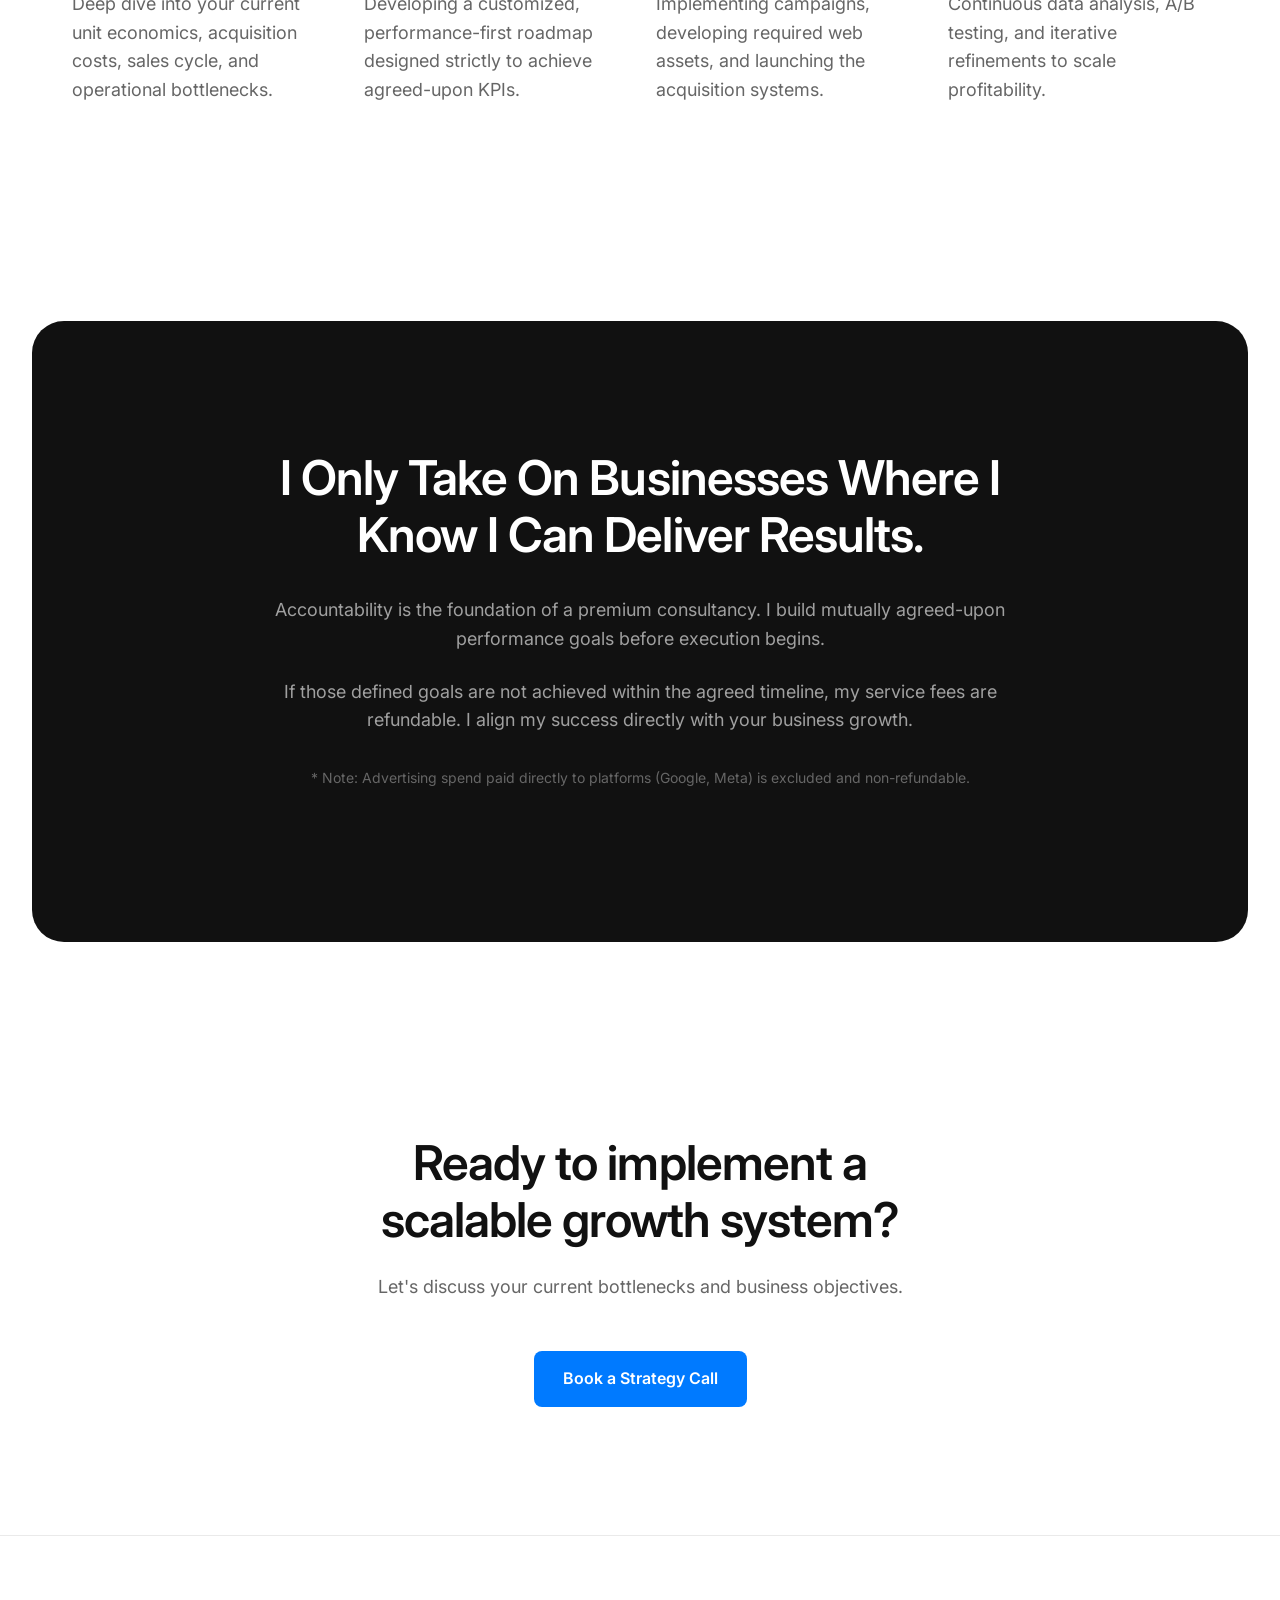
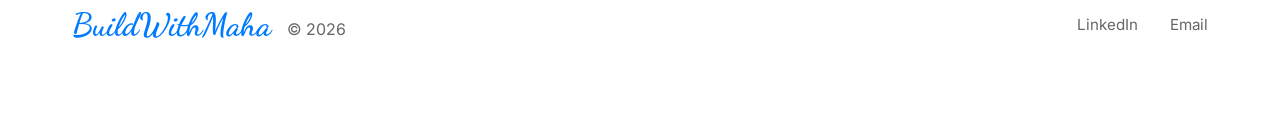
<file: gemini-code-1779947454274.html>
<!DOCTYPE html>
<html lang="en">
<head>
    <meta charset="UTF-8">
    <meta name="viewport" content="width=device-width, initial-scale=1.0">
    <title>BuildWithMaha | Digital Growth Consultancy</title>
    <meta name="description" content="Premium digital growth consultancy focused on performance, authority, and scalable business growth.">
    
    <link rel="preconnect" href="https://fonts.googleapis.com">
    <link rel="preconnect" href="https://fonts.gstatic.com" crossorigin>
    <link href="https://fonts.googleapis.com/css2?family=Dancing+Script:wght@600;700&family=Inter:wght@300;400;500;600;700&display=swap" rel="stylesheet">

    <style>
        /* ==========================================================================
           CSS VARIABLES & RESET
           ========================================================================== */
        :root {
            --bg-color: #ffffff;
            --text-primary: #111111;
            --text-secondary: #666666;
            --border-color: #eaeaea;
            --card-bg: #fafafa;
            
            /* Psychology-Backed Conversion Colors */
            --trust-blue: #007AFF; /* High-trust, authoritative blue */
            --trust-blue-hover: #005CE6;
            
            --font-main: 'Inter', -apple-system, BlinkMacSystemFont, "Segoe UI", Roboto, sans-serif;
            --font-logo: 'Dancing Script', cursive;
            
            --transition: all 0.3s cubic-bezier(0.25, 0.8, 0.25, 1);
            --container-width: 1200px;
        }

        * {
            margin: 0;
            padding: 0;
            box-sizing: border-box;
        }

        html {
            scroll-behavior: smooth;
            font-size: 16px;
        }

        body {
            font-family: var(--font-main);
            background-color: var(--bg-color);
            color: var(--text-primary);
            line-height: 1.6;
            overflow-x: hidden;
            -webkit-font-smoothing: antialiased;
            -moz-osx-font-smoothing: grayscale;
        }

        a {
            text-decoration: none;
            color: inherit;
        }

        ul {
            list-style: none;
        }

        /* ==========================================================================
           TYPOGRAPHY & UTILITIES
           ========================================================================== */
        h1 {
            font-size: clamp(2.5rem, 5vw, 4.5rem);
            font-weight: 700;
            letter-spacing: -0.03em;
            line-height: 1.1;
            margin-bottom: 1.5rem;
        }

        h2 {
            font-size: clamp(2rem, 4vw, 3rem);
            font-weight: 600;
            letter-spacing: -0.02em;
            line-height: 1.2;
            margin-bottom: 1rem;
        }

        h3 {
            font-size: 1.25rem;
            font-weight: 600;
            margin-bottom: 0.75rem;
        }

        p {
            font-size: 1.125rem;
            color: var(--text-secondary);
            margin-bottom: 1.5rem;
        }

        .container {
            max-width: var(--container-width);
            margin: 0 auto;
            padding: 0 2rem;
        }

        .section-padding {
            padding: 8rem 0;
        }

        .text-center {
            text-align: center;
        }

        /* Reveal Animations */
        .reveal {
            opacity: 0;
            transform: translateY(30px);
            transition: opacity 0.8s cubic-bezier(0.16, 1, 0.3, 1), transform 0.8s cubic-bezier(0.16, 1, 0.3, 1);
        }

        .reveal.active {
            opacity: 1;
            transform: translateY(0);
        }

        /* ==========================================================================
           BUTTONS
           ========================================================================== */
        .btn {
            display: inline-flex;
            align-items: center;
            justify-content: center;
            padding: 0.875rem 1.75rem;
            font-size: 1rem;
            font-weight: 600; /* Slightly bolder for blue contrast */
            border-radius: 8px;
            transition: var(--transition);
            cursor: pointer;
            border: 1px solid transparent;
        }

        .btn-primary {
            background-color: var(--trust-blue);
            color: #ffffff;
        }

        .btn-primary:hover {
            background-color: var(--trust-blue-hover);
            transform: translateY(-2px);
            box-shadow: 0 8px 20px rgba(0, 122, 255, 0.25); /* Blue tinted shadow */
        }

        .btn-secondary {
            background-color: transparent;
            color: var(--text-primary);
            border-color: var(--border-color);
        }

        .btn-secondary:hover {
            background-color: var(--card-bg);
            transform: translateY(-2px);
        }

        .btn-group {
            display: flex;
            gap: 1rem;
            flex-wrap: wrap;
        }

        /* ==========================================================================
           NAVIGATION
           ========================================================================== */
        .navbar {
            position: fixed;
            top: 0;
            left: 0;
            width: 100%;
            padding: 1.25rem 0;
            background: rgba(255, 255, 255, 0.8);
            backdrop-filter: blur(12px);
            -webkit-backdrop-filter: blur(12px);
            border-bottom: 1px solid rgba(0,0,0,0.05);
            z-index: 1000;
            transition: all 0.3s ease;
        }

        .nav-container {
            display: flex;
            justify-content: space-between;
            align-items: center;
        }

        /* Custom Script Logo Styling */
        .logo {
            font-family: var(--font-logo);
            font-size: 2.2rem;
            font-weight: 700;
            color: var(--trust-blue);
            line-height: 1;
        }

        .nav-links {
            display: flex;
            gap: 2.5rem;
            align-items: center;
        }

        .nav-links a {
            font-size: 0.95rem;
            font-weight: 500;
            color: var(--text-secondary);
            transition: color 0.2s ease;
        }

        .nav-links a:hover {
            color: var(--trust-blue);
        }

        .hamburger {
            display: none;
            cursor: pointer;
            border: none;
            background: none;
            color: var(--text-primary);
        }

        .hamburger svg {
            width: 24px;
            height: 24px;
        }

        /* ==========================================================================
           HERO SECTION
           ========================================================================== */
        .hero {
            min-height: 100vh;
            display: flex;
            align-items: center;
            padding-top: 5rem;
            position: relative;
            overflow: hidden;
        }

        /* Subtle animated background element */
        .hero::before {
            content: '';
            position: absolute;
            width: 600px;
            height: 600px;
            background: radial-gradient(circle, rgba(0, 122, 255, 0.04) 0%, rgba(255,255,255,0) 70%); /* Slight blue tint */
            top: 50%;
            left: 50%;
            transform: translate(-50%, -50%);
            z-index: -1;
            animation: pulse 8s infinite alternate;
        }

        @keyframes pulse {
            0% { transform: translate(-50%, -50%) scale(1); }
            100% { transform: translate(-50%, -50%) scale(1.1); }
        }

        .hero-content {
            max-width: 800px;
        }

        .hero p {
            font-size: 1.25rem;
            max-width: 600px;
            margin-bottom: 2.5rem;
        }

        /* ==========================================================================
           TRUST / STATS SECTION
           ========================================================================== */
        .stats-grid {
            display: grid;
            grid-template-columns: repeat(auto-fit, minmax(200px, 1fr));
            gap: 1.5rem;
            border-top: 1px solid var(--border-color);
            border-bottom: 1px solid var(--border-color);
            padding: 3rem 0;
        }

        .stat-item {
            display: flex;
            flex-direction: column;
            gap: 0.5rem;
        }

        .stat-value {
            font-size: 1.5rem;
            font-weight: 700;
            color: var(--trust-blue);
        }

        .stat-label {
            font-size: 0.9rem;
            color: var(--text-secondary);
            font-weight: 600;
            text-transform: uppercase;
            letter-spacing: 0.05em;
        }

        /* ==========================================================================
           SERVICES SECTION
           ========================================================================== */
        .section-header {
            max-width: 700px;
            margin-bottom: 4rem;
        }

        .services-grid {
            display: grid;
            grid-template-columns: repeat(auto-fit, minmax(320px, 1fr));
            gap: 1.5rem;
        }

        .service-card {
            background: var(--bg-color);
            border: 1px solid var(--border-color);
            border-radius: 16px;
            padding: 2.5rem 2rem;
            transition: var(--transition);
            position: relative;
            overflow: hidden;
        }

        .service-card:hover {
            border-color: #d0d0d0;
            box-shadow: 0 12px 30px rgba(0, 0, 0, 0.04);
            transform: translateY(-4px);
        }

        .service-icon {
            width: 48px;
            height: 48px;
            background: var(--card-bg);
            border-radius: 12px;
            display: flex;
            align-items: center;
            justify-content: center;
            margin-bottom: 1.5rem;
            color: var(--trust-blue); /* Updated to trust blue */
        }

        .service-card h3 {
            font-size: 1.25rem;
            margin-bottom: 1rem;
        }

        .service-card p {
            font-size: 1rem;
            margin-bottom: 0;
        }

        /* ==========================================================================
           ABOUT SECTION (Pure Text & Animation)
           ========================================================================== */
        .about-section {
            background-color: var(--card-bg);
        }

        .about-content-wrapper {
            max-width: 900px;
            margin: 0 auto;
        }

        .about-content-wrapper h2 {
            margin-bottom: 3rem;
        }

        .about-text-blocks p {
            font-size: 1.35rem;
            line-height: 1.7;
            color: var(--text-primary);
            margin-bottom: 2rem;
            font-weight: 400;
        }

        .about-text-blocks p:last-child {
            color: var(--text-secondary);
            font-size: 1.15rem;
        }

        /* ==========================================================================
           PROCESS SECTION
           ========================================================================== */
        .process-grid {
            display: grid;
            grid-template-columns: repeat(auto-fit, minmax(240px, 1fr));
            gap: 2rem;
        }

        .process-step {
            position: relative;
        }

        .step-number {
            font-size: 0.875rem;
            font-weight: 700;
            color: var(--trust-blue);
            margin-bottom: 1rem;
            display: block;
        }

        .process-step::before {
            content: '';
            position: absolute;
            top: 10px;
            left: 20px;
            width: 100%;
            height: 1px;
            background: var(--border-color);
            z-index: -1;
        }
        
        .process-step:last-child::before {
            display: none;
        }

        /* ==========================================================================
           GUARANTEE / POSITIONING SECTION
           ========================================================================== */
        .guarantee-section {
            background-color: var(--text-primary);
            color: var(--bg-color);
            padding: 8rem 0;
            border-radius: 32px;
            margin: 4rem 2rem;
        }

        .guarantee-content {
            max-width: 800px;
            margin: 0 auto;
            text-align: center;
        }

        .guarantee-content h2 {
            color: var(--bg-color);
            margin-bottom: 2rem;
        }

        .guarantee-content p {
            color: #a0a0a0;
            font-size: 1.125rem;
        }

        .disclaimer {
            font-size: 0.875rem !important;
            color: #666 !important;
            margin-top: 2rem;
        }

        /* ==========================================================================
           CTA SECTION
           ========================================================================== */
        .cta-section {
            text-align: center;
            padding: 8rem 0;
        }

        .cta-section h2 {
            max-width: 600px;
            margin: 0 auto 1.5rem auto;
        }

        /* ==========================================================================
           FOOTER
           ========================================================================== */
        .footer {
            border-top: 1px solid var(--border-color);
            padding: 4rem 0;
            background: var(--bg-color);
        }

        .footer-content {
            display: flex;
            justify-content: space-between;
            align-items: center;
            flex-wrap: wrap;
            gap: 2rem;
        }

        /* Footer Custom Script Logo */
        .footer-logo {
            font-family: var(--font-logo);
            font-size: 2rem;
            font-weight: 700;
            color: var(--trust-blue);
        }

        .footer-logo span {
            font-family: var(--font-main);
            font-size: 1rem;
            font-weight: 400;
            color: var(--text-secondary);
            margin-left: 0.5rem;
        }

        .footer-links {
            display: flex;
            gap: 2rem;
        }

        .footer-links a {
            color: var(--text-secondary);
            font-size: 0.95rem;
            transition: var(--transition);
        }

        .footer-links a:hover {
            color: var(--trust-blue);
        }

        /* ==========================================================================
           MOBILE RESPONSIVENESS
           ========================================================================== */
        @media (max-width: 992px) {
            .about-text-blocks p {
                font-size: 1.15rem;
            }
        }

        @media (max-width: 768px) {
            .nav-links {
                position: fixed;
                top: 70px;
                left: 0;
                width: 100%;
                background: var(--bg-color);
                flex-direction: column;
                align-items: center;
                padding: 2rem 0;
                gap: 1.5rem;
                border-bottom: 1px solid var(--border-color);
                transform: translateY(-150%);
                opacity: 0;
                transition: var(--transition);
                z-index: 999;
            }

            .nav-links.active {
                transform: translateY(0);
                opacity: 1;
            }

            .hamburger {
                display: block;
            }

            .guarantee-section {
                margin: 2rem 1rem;
                border-radius: 16px;
                padding: 4rem 1.5rem;
            }

            .process-step::before {
                display: none;
            }
            
            .btn-group {
                flex-direction: column;
                width: 100%;
            }
            
            .btn {
                width: 100%;
            }

            .footer-content {
                flex-direction: column;
                text-align: center;
            }
        }
    </style>
</head>
<body>

    <nav class="navbar">
        <div class="container nav-container">
            <a href="#" class="logo">BuildWithMaha</a>
            <div class="nav-links">
                <a href="#services">Services</a>
                <a href="#about">About</a>
                <a href="#process">Process</a>
                <a href="#guarantee">Guarantee</a>
            </div>
            <button class="hamburger" aria-label="Toggle Menu">
                <svg fill="none" stroke="currentColor" viewBox="0 0 24 24" xmlns="http://www.w3.org/2000/svg">
                    <path stroke-linecap="round" stroke-linejoin="round" stroke-width="2" d="M4 6h16M4 12h16M4 18h16"></path>
                </svg>
            </button>
        </div>
    </nav>

    <header class="hero">
        <div class="container">
            <div class="hero-content reveal">
                <h1>Systematized digital growth for serious businesses.</h1>
                <p>I build performance-driven marketing and acquisition systems. With over 6 years of experience, I focus on measurable revenue growth, not vanity metrics.</p>
                <div class="btn-group">
                    <a href="https://calendly.com/devminfo98/15-minute-growth-infrastructure-conversion-audit" target="_blank" rel="noopener noreferrer" class="btn btn-primary">Book a Strategy Call</a>
                    <a href="#services" class="btn btn-secondary">View Services</a>
                </div>
            </div>
        </div>
    </header>

    <section class="container reveal">
        <div class="stats-grid">
            <div class="stat-item">
                <span class="stat-value">6+ Years</span>
                <span class="stat-label">Experience</span>
            </div>
            <div class="stat-item">
                <span class="stat-value">Performance</span>
                <span class="stat-label">Driven Approach</span>
            </div>
            <div class="stat-item">
                <span class="stat-value">ROI</span>
                <span class="stat-label">Focused Execution</span>
            </div>
            <div class="stat-item">
                <span class="stat-value">Systems</span>
                <span class="stat-label">Over Vanity Metrics</span>
            </div>
        </div>
    </section>

    <section id="services" class="section-padding">
        <div class="container">
            <div class="section-header reveal">
                <h2>Capabilities & Expertise</h2>
                <p>Comprehensive growth strategies executed with precision. I only deploy tactics that directly contribute to your bottom line.</p>
            </div>
            
            <div class="services-grid">
                <div class="service-card reveal">
                    <div class="service-icon">
                        <svg width="24" height="24" fill="none" stroke="currentColor" stroke-width="2" viewBox="0 0 24 24"><path stroke-linecap="round" stroke-linejoin="round" d="M21 13.255A23.931 23.931 0 0112 15c-3.183 0-6.22-.62-9-1.745M16 6V4a2 2 0 00-2-2h-4a2 2 0 00-2 2v2m4 6h.01M5 20h14a2 2 0 002-2V8a2 2 0 00-2-2H5a2 2 0 00-2 2v10a2 2 0 002 2z"></path></svg>
                    </div>
                    <h3>Qualified Lead Generation</h3>
                    <p>Building scalable, automated pipelines to attract and convert high-intent prospects into actual business.</p>
                </div>

                <div class="service-card reveal" style="transition-delay: 0.1s;">
                    <div class="service-icon">
                        <svg width="24" height="24" fill="none" stroke="currentColor" stroke-width="2" viewBox="0 0 24 24"><path stroke-linecap="round" stroke-linejoin="round" d="M7 12l3-3 3 3 4-4M8 21l4-4 4 4M3 4h18M4 4h16v12a1 1 0 01-1 1H5a1 1 0 01-1-1V4z"></path></svg>
                    </div>
                    <h3>Google & Meta Ads</h3>
                    <p>Data-driven media buying. Focused heavily on reducing customer acquisition cost and maximizing lifetime value.</p>
                </div>

                <div class="service-card reveal" style="transition-delay: 0.2s;">
                    <div class="service-icon">
                        <svg width="24" height="24" fill="none" stroke="currentColor" stroke-width="2" viewBox="0 0 24 24"><path stroke-linecap="round" stroke-linejoin="round" d="M10 20l4-16m4 4l4 4-4 4M6 16l-4-4 4-4"></path></svg>
                    </div>
                    <h3>Website Development</h3>
                    <p>Developing high-performance, conversion-optimized digital experiences that act as your 24/7 sales engine.</p>
                </div>

                <div class="service-card reveal">
                    <div class="service-icon">
                        <svg width="24" height="24" fill="none" stroke="currentColor" stroke-width="2" viewBox="0 0 24 24"><path stroke-linecap="round" stroke-linejoin="round" d="M16 11V7a4 4 0 00-8 0v4M5 9h14l1 12H4L5 9z"></path></svg>
                    </div>
                    <h3>E-Commerce Scaling</h3>
                    <p>End-to-end operational and marketing strategies to increase average order value and drive customer retention.</p>
                </div>

                <div class="service-card reveal" style="transition-delay: 0.1s;">
                    <div class="service-icon">
                        <svg width="24" height="24" fill="none" stroke="currentColor" stroke-width="2" viewBox="0 0 24 24"><path stroke-linecap="round" stroke-linejoin="round" d="M3 10h18M7 15h1m4 0h1m-7 4h12a3 3 0 003-3V8a3 3 0 00-3-3H6a3 3 0 00-3 3v8a3 3 0 003 3z"></path></svg>
                    </div>
                    <h3>Conversion Optimization</h3>
                    <p>Iterative, data-backed testing to maximize the efficiency and profitability of your existing web traffic.</p>
                </div>

                <div class="service-card reveal" style="transition-delay: 0.2s;">
                    <div class="service-icon">
                        <svg width="24" height="24" fill="none" stroke="currentColor" stroke-width="2" viewBox="0 0 24 24"><path stroke-linecap="round" stroke-linejoin="round" d="M9 12l2 2 4-4m5.618-4.016A11.955 11.955 0 0112 2.944a11.955 11.955 0 01-8.618 3.04A12.02 12.02 0 003 9c0 5.591 3.824 10.29 9 11.622 5.176-1.332 9-6.03 9-11.622 0-1.042-.133-2.052-.382-3.016z"></path></svg>
                    </div>
                    <h3>Brand Building</h3>
                    <p>Establishing undeniable authority and trust in competitive markets to shorten the sales cycle.</p>
                </div>
            </div>
        </div>
    </section>

    <section id="about" class="section-padding about-section">
        <div class="container text-center">
            <div class="about-content-wrapper">
                <h2 class="reveal">Engineering growth through data, not guesswork.</h2>
                <div class="about-text-blocks">
                    <p class="reveal" style="transition-delay: 0.15s;">
                        I approach business growth as an engineer approaches a complex system. For the past 6+ years, I have partnered with businesses to strip away fluff marketing and replace vanity metrics with actual, measurable revenue.
                    </p>
                    <p class="reveal" style="transition-delay: 0.3s;">
                        I am not a generic freelancer looking for quick gigs. I operate as a strategic growth partner. I only take on projects where I have high conviction that realistic results can be achieved based on solid unit economics and market positioning.
                    </p>
                </div>
            </div>
        </div>
    </section>

    <section id="process" class="section-padding">
        <div class="container">
            <div class="section-header reveal text-center" style="margin: 0 auto 4rem auto;">
                <h2>The Execution Framework</h2>
                <p>A systematic approach to diagnosing, building, and scaling business infrastructure.</p>
            </div>
            
            <div class="process-grid">
                <div class="process-step reveal">
                    <span class="step-number">01</span>
                    <h3>Business Analysis</h3>
                    <p>Deep dive into your current unit economics, acquisition costs, sales cycle, and operational bottlenecks.</p>
                </div>
                <div class="process-step reveal" style="transition-delay: 0.1s;">
                    <span class="step-number">02</span>
                    <h3>Strategy</h3>
                    <p>Developing a customized, performance-first roadmap designed strictly to achieve agreed-upon KPIs.</p>
                </div>
                <div class="process-step reveal" style="transition-delay: 0.2s;">
                    <span class="step-number">03</span>
                    <h3>Execution</h3>
                    <p>Implementing campaigns, developing required web assets, and launching the acquisition systems.</p>
                </div>
                <div class="process-step reveal" style="transition-delay: 0.3s;">
                    <span class="step-number">04</span>
                    <h3>Optimization</h3>
                    <p>Continuous data analysis, A/B testing, and iterative refinements to scale profitability.</p>
                </div>
            </div>
        </div>
    </section>

    <section id="guarantee">
        <div class="guarantee-section reveal">
            <div class="guarantee-content">
                <h2>I Only Take On Businesses Where I Know I Can Deliver Results.</h2>
                <p>Accountability is the foundation of a premium consultancy. I build mutually agreed-upon performance goals before execution begins.</p>
                <p>If those defined goals are not achieved within the agreed timeline, my service fees are refundable. I align my success directly with your business growth.</p>
                <p class="disclaimer">* Note: Advertising spend paid directly to platforms (Google, Meta) is excluded and non-refundable.</p>
            </div>
        </div>
    </section>

    <section id="cta" class="cta-section">
        <div class="container reveal">
            <h2>Ready to implement a scalable growth system?</h2>
            <p>Let's discuss your current bottlenecks and business objectives.</p>
            <br>
            <a href="https://calendly.com/devminfo98/15-minute-growth-infrastructure-conversion-audit" target="_blank" rel="noopener noreferrer" class="btn btn-primary">Book a Strategy Call</a>
        </div>
    </section>

    <footer class="footer">
        <div class="container footer-content">
            <div class="footer-logo">BuildWithMaha <span id="year"></span></div>
            <div class="footer-links">
                <a href="https://www.linkedin.com/in/buildwithmaha/" target="_blank" rel="noopener noreferrer">LinkedIn</a>
                <a href="mailto:hello@buildwithmaha.com">Email</a>
            </div>
        </div>
    </footer>

    <script>
        // Set current year in footer
        document.getElementById('year').textContent = "© " + new Date().getFullYear();

        // Mobile Menu Toggle
        const hamburger = document.querySelector('.hamburger');
        const navLinks = document.querySelector('.nav-links');
        const navItems = document.querySelectorAll('.nav-links a');

        hamburger.addEventListener('click', () => {
            navLinks.classList.toggle('active');
        });

        // Close mobile menu when a link is clicked
        navItems.forEach(item => {
            item.addEventListener('click', () => {
                navLinks.classList.remove('active');
            });
        });

        // Sticky Navbar Effect on Scroll
        const navbar = document.querySelector('.navbar');
        window.addEventListener('scroll', () => {
            if (window.scrollY > 50) {
                navbar.style.borderBottom = '1px solid rgba(0,0,0,0.1)';
                navbar.style.boxShadow = '0 4px 30px rgba(0, 0, 0, 0.05)';
            } else {
                navbar.style.borderBottom = '1px solid rgba(0,0,0,0.05)';
                navbar.style.boxShadow = 'none';
            }
        });

        // Scroll Reveal Animation via IntersectionObserver
        const revealElements = document.querySelectorAll('.reveal');

        const revealOptions = {
            threshold: 0.15,
            rootMargin: "0px 0px -50px 0px"
        };

        const revealOnScroll = new IntersectionObserver(function(entries, observer) {
            entries.forEach(entry => {
                if (!entry.isIntersecting) {
                    return;
                } else {
                    entry.target.classList.add('active');
                    observer.unobserve(entry.target);
                }
            });
        }, revealOptions);

        revealElements.forEach(el => {
            revealOnScroll.observe(el);
        });
        
        // Trigger initial check for elements already in view on load
        setTimeout(() => {
            revealElements.forEach(el => {
                const rect = el.getBoundingClientRect();
                if(rect.top < window.innerHeight) {
                    el.classList.add('active');
                }
            });
        }, 100);
    </script>
</body>
</html>
</file>
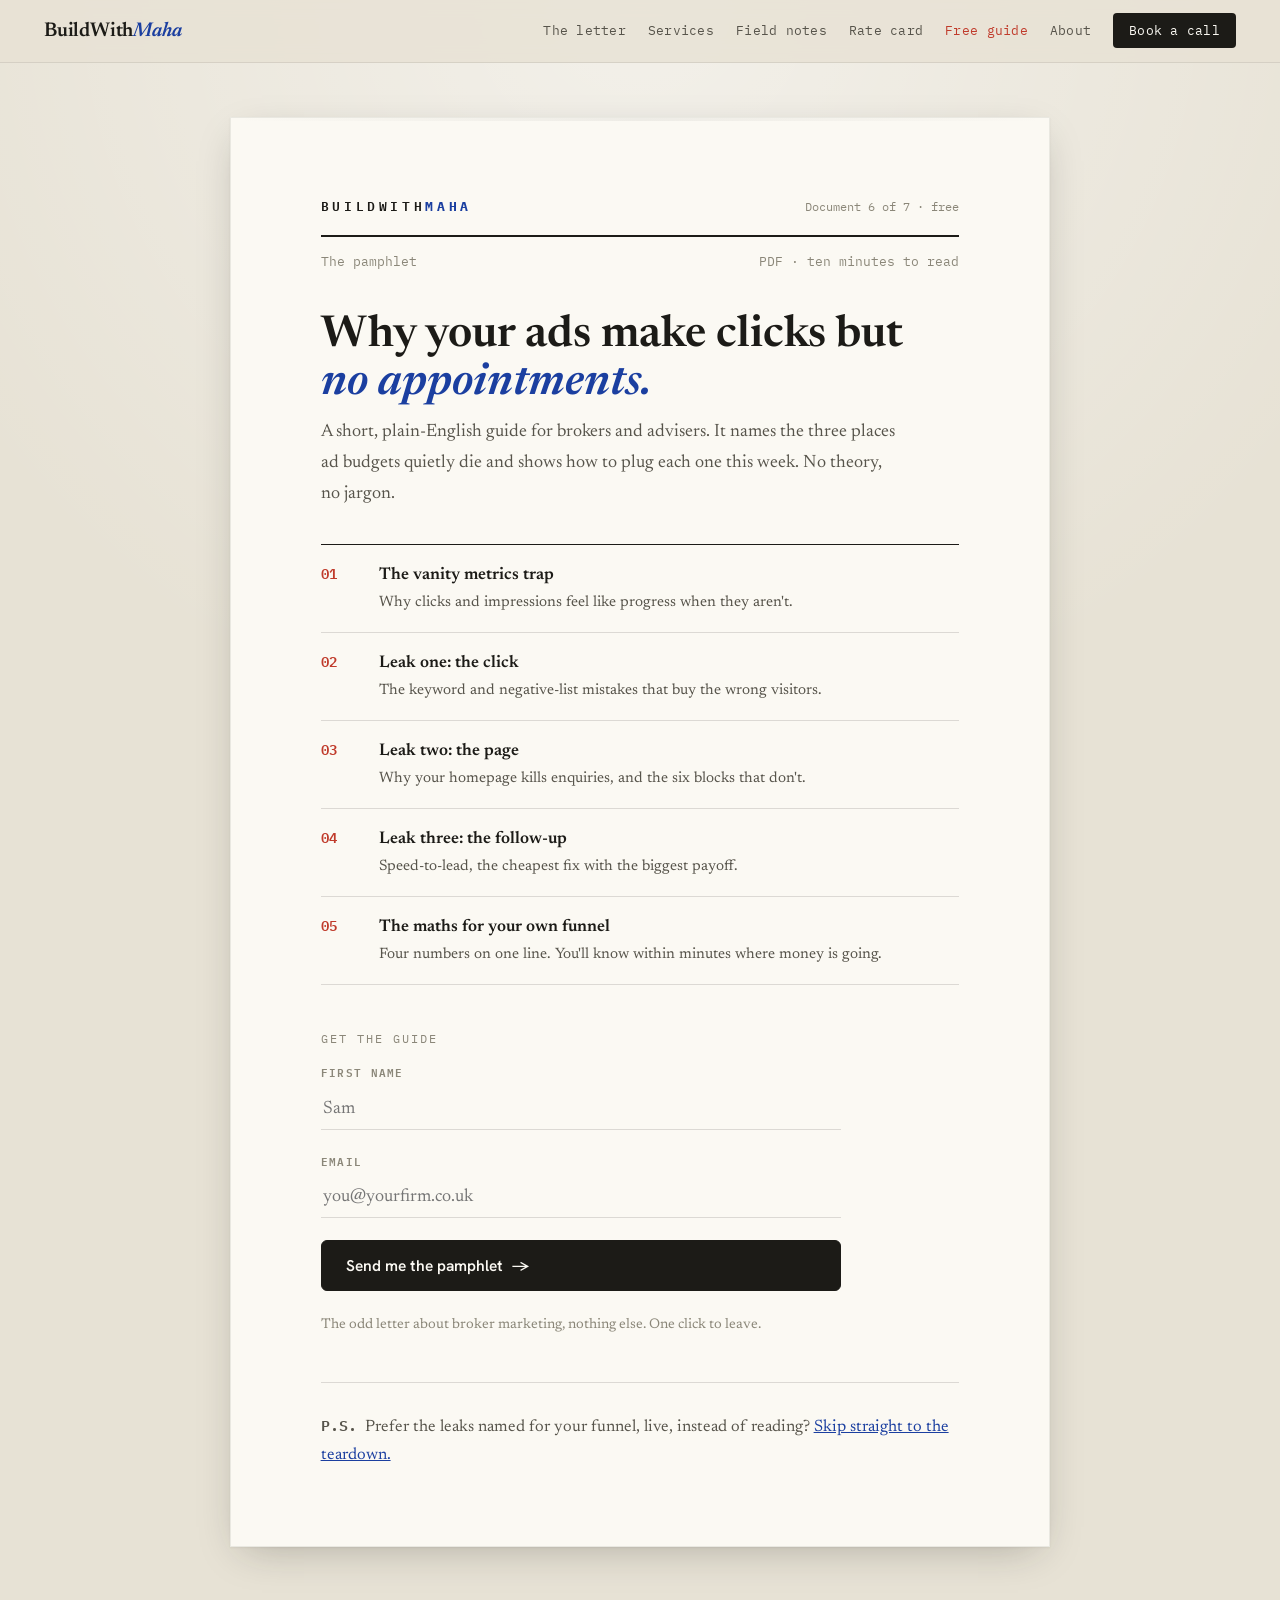
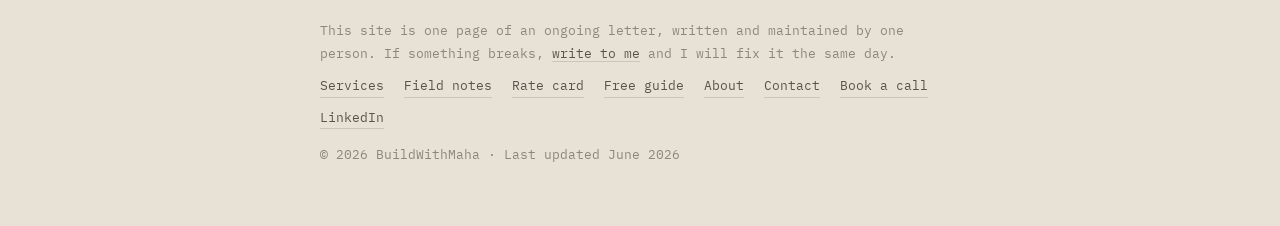
<file: guide.html>
<!DOCTYPE html>
<html lang="en"><head>
<meta charset="UTF-8"><meta name="viewport" content="width=device-width, initial-scale=1">
<title>The pamphlet: why your ads make clicks but no appointments | BuildWithMaha</title><meta name="description" content="A free plain-English guide for mortgage brokers on the three leaks that turn ad budgets into noise. Instant PDF download.">
<link rel="stylesheet" href="styles.css"><style>
.err{display:none;color:var(--pencil);font-family:'IBM Plex Mono',monospace;font-size:13px;font-weight:600}
.err.show{display:block}
.optin-form.hide{display:none}
.success{display:none}.success.show{display:block}
.hp{position:absolute;left:-9999px;opacity:0;height:0;overflow:hidden}
.toc{border-top:1.5px solid var(--ink);margin:26px 0 34px}
.toc-row{display:grid;grid-template-columns:44px 1fr;gap:14px;padding:16px 0;border-bottom:1px solid var(--line)}
.toc-row .n{font-family:'IBM Plex Mono',monospace;color:var(--pencil);font-weight:600;font-size:14px}
.toc-row h4{font-size:17px;font-weight:600}
.toc-row p{font-size:15px;color:var(--ink-soft);margin:0}
</style></head><body>
<nav class="nav">
  <a class="logo" href="/">BuildWith<b>Maha</b></a>
  <ul class="nav-links">
    <li><a href="/">The letter</a></li>
    <li><a href="/services">Services</a></li>
    <li><a href="/landing-pages">Field notes</a></li>
    <li><a href="/pricing">Rate card</a></li>
    <li><a href="/guide" class="active">Free guide</a></li>
    <li><a href="/about">About</a></li>
    <li class="nav-cta"><a href="/book">Book a call</a></li>
  </ul>
  <button class="burger" aria-label="Menu">&#9776;</button>
</nav>
<main class="sheet">
<div class="letterhead"><span class="lh-name">BUILDWITH<b>MAHA</b></span><span class="lh-line">Document 6 of 7 &middot; free</span></div>
<div class="dateline"><span>The pamphlet</span><span>PDF &middot; ten minutes to read</span></div>
<h1 class="doc-title">Why your ads make clicks but <em>no appointments.</em></h1>
<p class="doc-sub">A short, plain-English guide for brokers and advisers. It names the three places ad budgets quietly die and shows how to plug each one this week. No theory, no jargon.</p>
<div class="toc">
  <div class="toc-row"><span class="n">01</span><div><h4>The vanity metrics trap</h4><p>Why clicks and impressions feel like progress when they aren't.</p></div></div>
  <div class="toc-row"><span class="n">02</span><div><h4>Leak one: the click</h4><p>The keyword and negative-list mistakes that buy the wrong visitors.</p></div></div>
  <div class="toc-row"><span class="n">03</span><div><h4>Leak two: the page</h4><p>Why your homepage kills enquiries, and the six blocks that don't.</p></div></div>
  <div class="toc-row"><span class="n">04</span><div><h4>Leak three: the follow-up</h4><p>Speed-to-lead, the cheapest fix with the biggest payoff.</p></div></div>
  <div class="toc-row"><span class="n">05</span><div><h4>The maths for your own funnel</h4><p>Four numbers on one line. You'll know within minutes where money is going.</p></div></div>
</div>
<div class="kicker">Get the guide</div>
<form class="form optin-form" id="optinForm" novalidate>
  <div class="hp" aria-hidden="true"><label>Company</label><input id="company" name="company" type="text" tabindex="-1" autocomplete="off"></div>
  <div><label for="name">First name</label><input id="name" name="name" type="text" required autocomplete="given-name" placeholder="Sam"></div>
  <div><label for="email">Email</label><input id="email" name="email" type="email" required autocomplete="email" placeholder="you@yourfirm.co.uk"></div>
  <p class="err" id="err">A first name and a valid email, please.</p>
  <button class="btn" type="submit">Send me the pamphlet <span class="arr">&rarr;</span></button>
  <p style="font-size:14px;color:var(--ink-faint);margin:0">The odd letter about broker marketing, nothing else. One click to leave.</p>
</form>
<div class="success" id="success">
  <p style="font-size:22px;font-weight:500">It's downloading. <span class="hand" style="font-size:1.2em">check your downloads folder.</span></p>
  <p style="font-size:16px;color:var(--ink-soft);margin-top:8px">If it didn't start, <a href="mortgage-lead-guide.pdf" download style="color:var(--pen)">download it here</a>. When you've read it, the natural next step is the free teardown of your own funnel.</p>
  <p style="margin-top:16px"><a class="btn btn-ghost" href="/book">Book the free teardown</a></p>
</div>
<div class="ps"><p style="font-size:16.5px;color:var(--ink-soft)"><span class="pslabel">P.S.</span>Prefer the leaks named for your funnel, live, instead of reading? <a href="/book" style="color:var(--pen)">Skip straight to the teardown.</a></p></div>
</main>
<footer class="ft">
  <p>This site is one page of an ongoing letter, written and maintained by one person. If something breaks, <a href="mailto:dev@buildwithmaha.com">write to me</a> and I will fix it the same day.</p>
  <div class="row">
    <a href="/services">Services</a><a href="/landing-pages">Field notes</a><a href="/pricing">Rate card</a><a href="/guide">Free guide</a><a href="/about">About</a><a href="/contact">Contact</a><a href="/book">Book a call</a><a href="https://www.linkedin.com/in/buildwithmaha" target="_blank" rel="noopener">LinkedIn</a>
  </div>
  <p style="margin-top:14px">&copy; <span id="year">2026</span> BuildWithMaha &middot; Last updated June 2026</p>
</footer>
<div class="sticky-cta"><a class="btn" href="/book">Book the free teardown &rarr;</a></div>
<script>
(function(){
  var ACTION="https://docs.google.com/forms/d/e/1FAIpQLScZGpNS2FVOpmqWkqidvJP2BsY5FJ8LahJbIcucCkNf6NwWTg/formResponse";
  var NAME="entry.775657463",EMAIL="entry.1887658583",PDF="mortgage-lead-guide.pdf";
  var form=document.getElementById('optinForm'),err=document.getElementById('err'),ok=document.getElementById('success');
  form.addEventListener('submit',function(e){e.preventDefault();
    var name=document.getElementById('name').value.trim(),email=document.getElementById('email').value.trim(),trap=document.getElementById('company').value.trim();
    if(!name||!/^[^\s@]+@[^\s@]+\.[^\s@]{2,}$/.test(email)){err.classList.add('show');return;}
    err.classList.remove('show');
    if(!trap){var d=new FormData();d.append(NAME,name);d.append(EMAIL,email);fetch(ACTION,{method:'POST',mode:'no-cors',body:d}).catch(function(){});}
    var a=document.createElement('a');a.href=PDF;a.download=PDF;document.body.appendChild(a);a.click();a.remove();
    form.classList.add('hide');ok.classList.add('show');
  });
})();
</script>
<script src="script.js"></script>
</body></html>
</file>
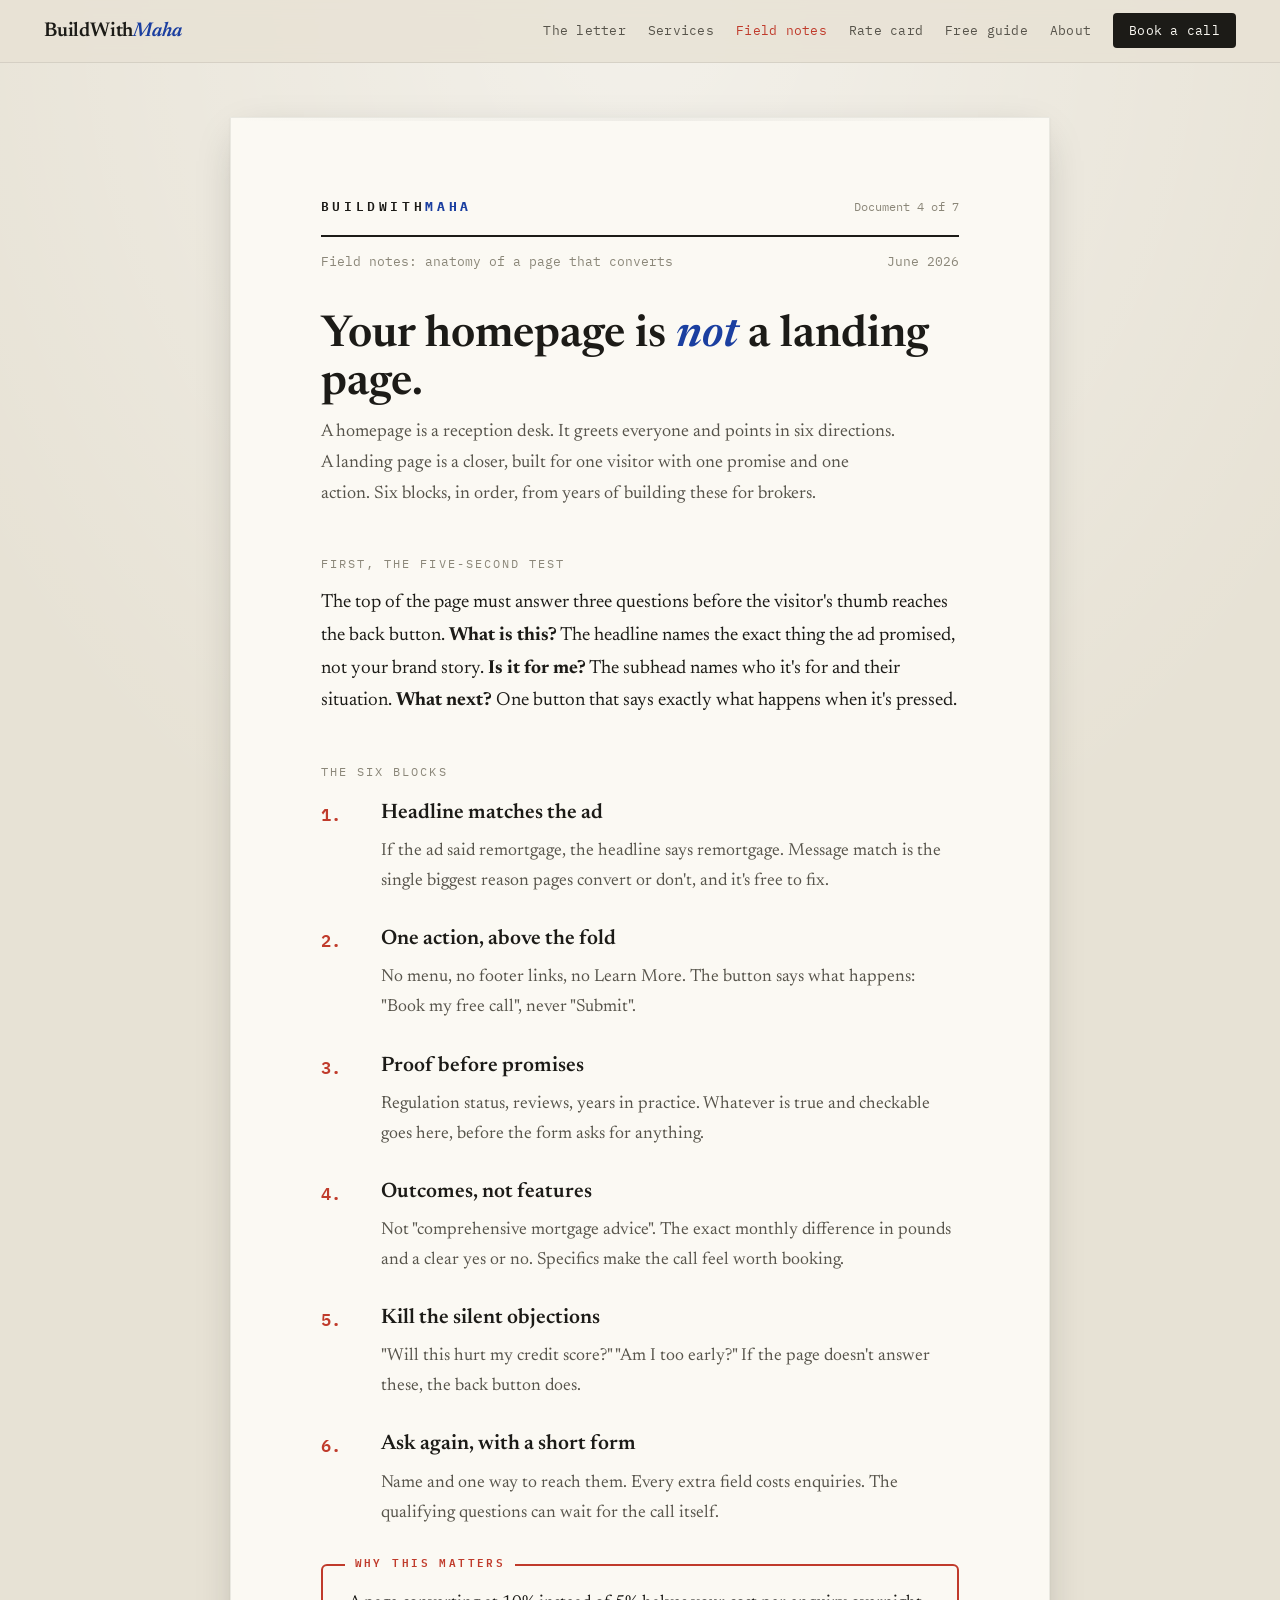
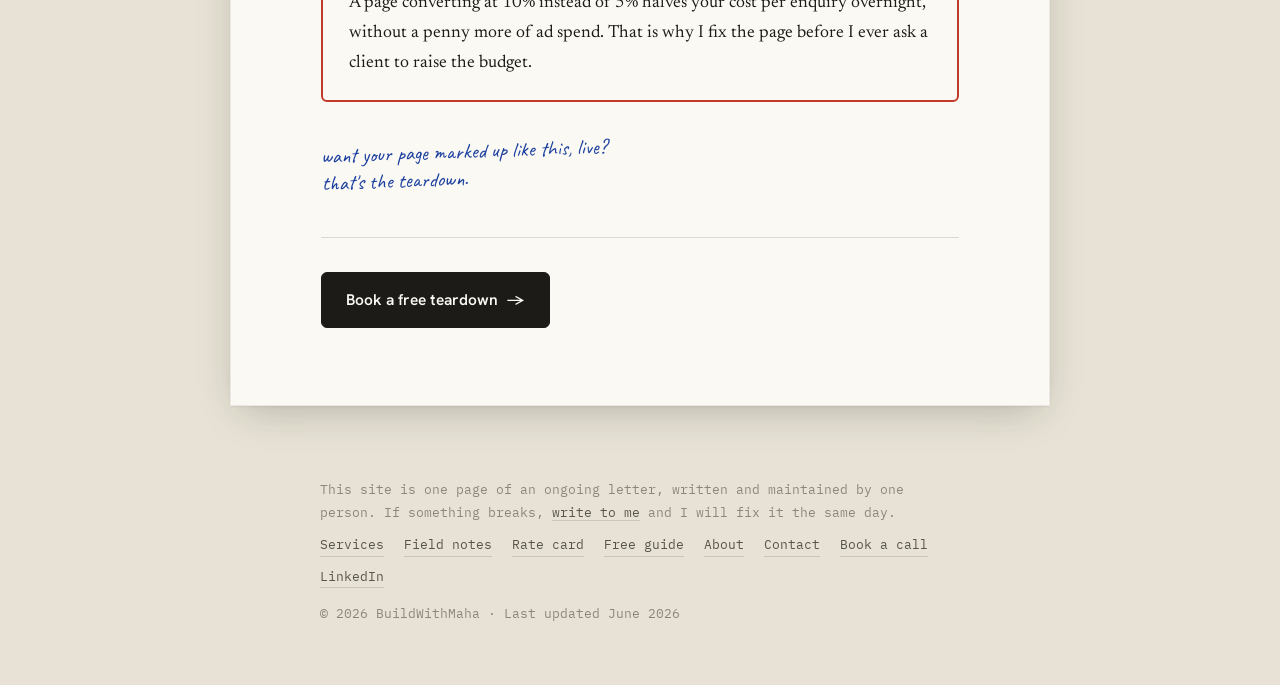
<file: landing-pages.html>
<!DOCTYPE html>
<html lang="en"><head>
<meta charset="UTF-8"><meta name="viewport" content="width=device-width, initial-scale=1">
<title>Field notes: anatomy of a converting page | BuildWithMaha</title><meta name="description" content="The six blocks of a landing page that turns ad clicks into enquiries, and the three questions the top must answer in five seconds.">
<link rel="stylesheet" href="styles.css"></head><body>
<nav class="nav">
  <a class="logo" href="/">BuildWith<b>Maha</b></a>
  <ul class="nav-links">
    <li><a href="/">The letter</a></li>
    <li><a href="/services">Services</a></li>
    <li><a href="/landing-pages" class="active">Field notes</a></li>
    <li><a href="/pricing">Rate card</a></li>
    <li><a href="/guide">Free guide</a></li>
    <li><a href="/about">About</a></li>
    <li class="nav-cta"><a href="/book">Book a call</a></li>
  </ul>
  <button class="burger" aria-label="Menu">&#9776;</button>
</nav>
<main class="sheet">
<div class="letterhead"><span class="lh-name">BUILDWITH<b>MAHA</b></span><span class="lh-line">Document 4 of 7</span></div>
<div class="dateline"><span>Field notes: anatomy of a page that converts</span><span>June 2026</span></div>
<h1 class="doc-title">Your homepage is <em>not</em> a landing page.</h1>
<p class="doc-sub">A homepage is a reception desk. It greets everyone and points in six directions. A landing page is a closer, built for one visitor with one promise and one action. Six blocks, in order, from years of building these for brokers.</p>
<div class="kicker">First, the five-second test</div>
<p class="reveal">The top of the page must answer three questions before the visitor's thumb reaches the back button. <b>What is this?</b> The headline names the exact thing the ad promised, not your brand story. <b>Is it for me?</b> The subhead names who it's for and their situation. <b>What next?</b> One button that says exactly what happens when it's pressed.</p>
<div class="kicker">The six blocks</div>
<div class="pt reveal"><div class="pn">1.</div><div><h3>Headline matches the ad</h3><p>If the ad said remortgage, the headline says remortgage. Message match is the single biggest reason pages convert or don't, and it's free to fix.</p></div></div>
<div class="pt reveal"><div class="pn">2.</div><div><h3>One action, above the fold</h3><p>No menu, no footer links, no Learn More. The button says what happens: "Book my free call", never "Submit".</p></div></div>
<div class="pt reveal"><div class="pn">3.</div><div><h3>Proof before promises</h3><p>Regulation status, reviews, years in practice. Whatever is true and checkable goes here, before the form asks for anything.</p></div></div>
<div class="pt reveal"><div class="pn">4.</div><div><h3>Outcomes, not features</h3><p>Not "comprehensive mortgage advice". The exact monthly difference in pounds and a clear yes or no. Specifics make the call feel worth booking.</p></div></div>
<div class="pt reveal"><div class="pn">5.</div><div><h3>Kill the silent objections</h3><p>"Will this hurt my credit score?" "Am I too early?" If the page doesn't answer these, the back button does.</p></div></div>
<div class="pt reveal"><div class="pn">6.</div><div><h3>Ask again, with a short form</h3><p>Name and one way to reach them. Every extra field costs enquiries. The qualifying questions can wait for the call itself.</p></div></div>
<div class="stampbox reveal"><span class="st-label">Why this matters</span><p>A page converting at 10% instead of 5% halves your cost per enquiry overnight, without a penny more of ad spend. That is why I fix the page before I ever ask a client to raise the budget.</p></div>
<p class="scribble">want your page marked up like this, live? that's the teardown.</p>
<div class="ps"><p style="margin-top:4px"><a class="btn" href="/book">Book a free teardown <span class="arr">&rarr;</span></a></p></div>
</main>
<footer class="ft">
  <p>This site is one page of an ongoing letter, written and maintained by one person. If something breaks, <a href="mailto:dev@buildwithmaha.com">write to me</a> and I will fix it the same day.</p>
  <div class="row">
    <a href="/services">Services</a><a href="/landing-pages">Field notes</a><a href="/pricing">Rate card</a><a href="/guide">Free guide</a><a href="/about">About</a><a href="/contact">Contact</a><a href="/book">Book a call</a><a href="https://www.linkedin.com/in/buildwithmaha" target="_blank" rel="noopener">LinkedIn</a>
  </div>
  <p style="margin-top:14px">&copy; <span id="year">2026</span> BuildWithMaha &middot; Last updated June 2026</p>
</footer>
<div class="sticky-cta"><a class="btn" href="/book">Book the free teardown &rarr;</a></div>

<script src="script.js"></script>
</body></html>
</file>
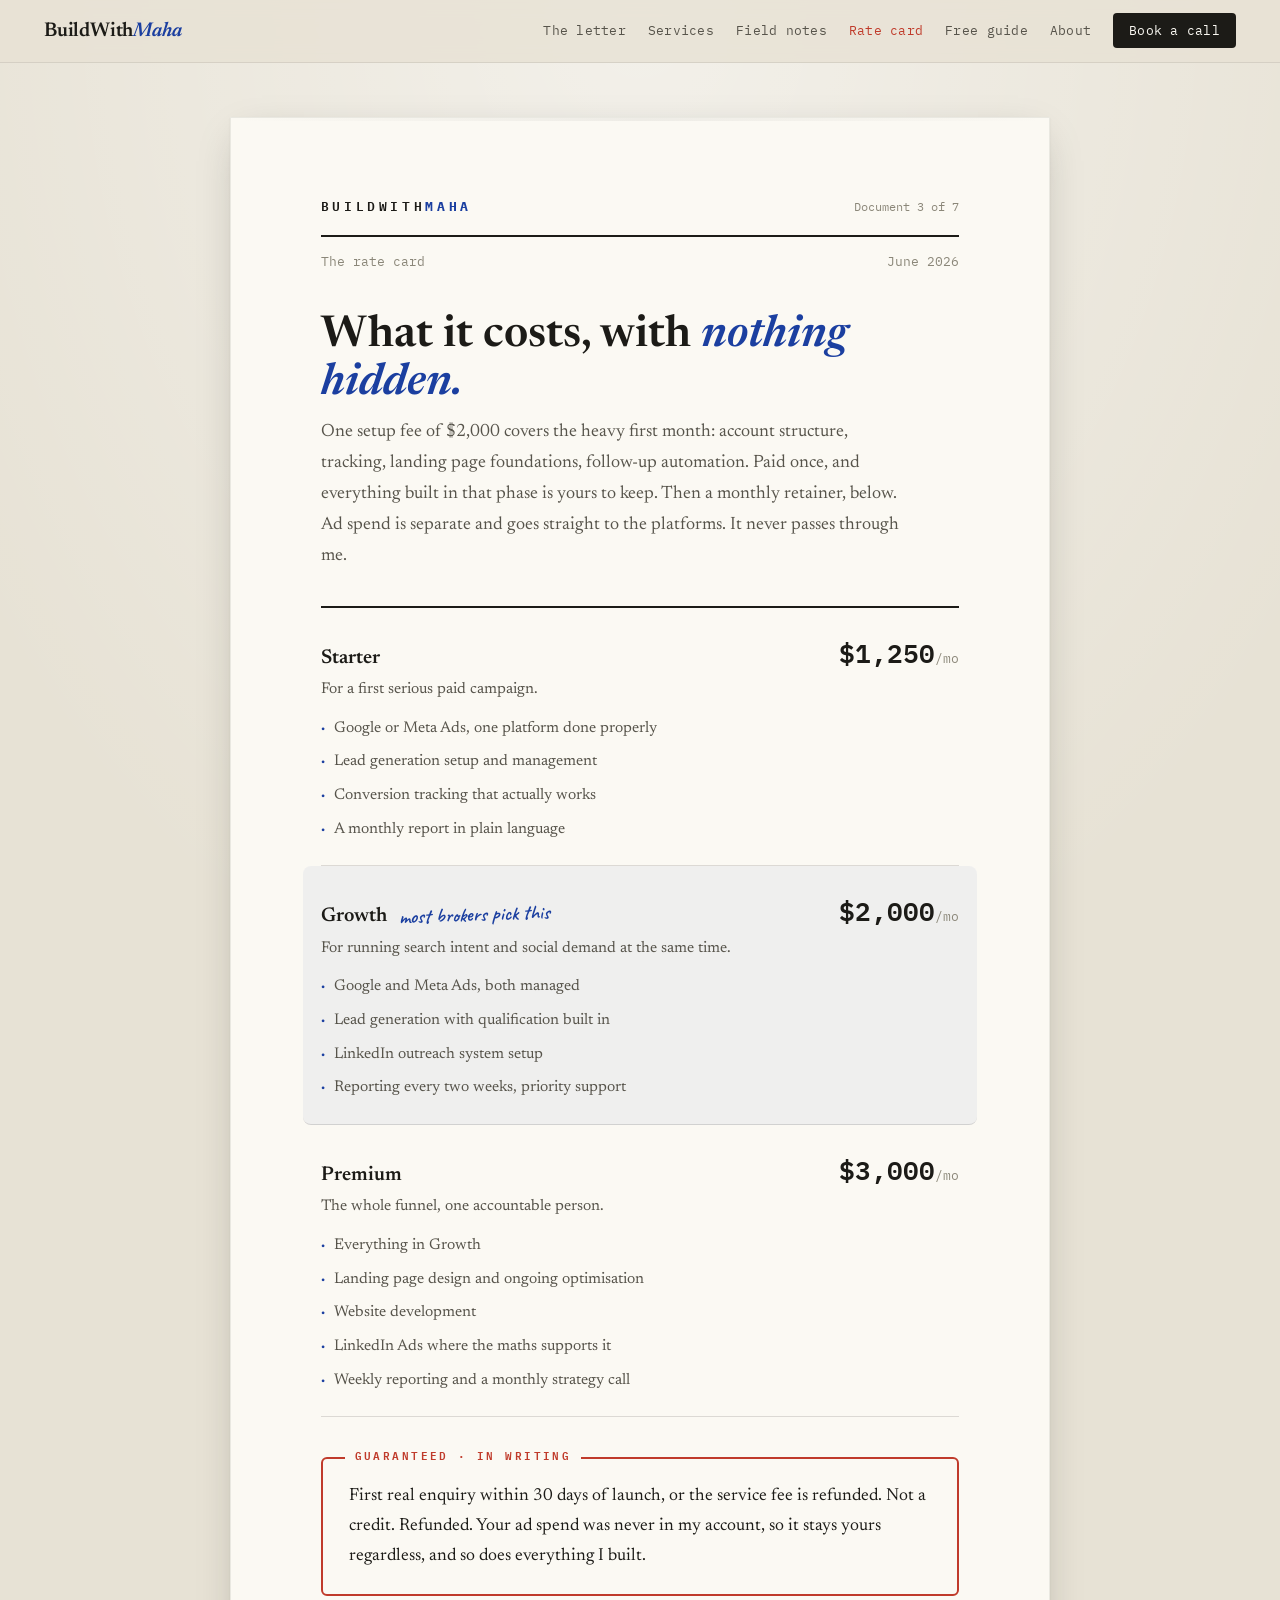
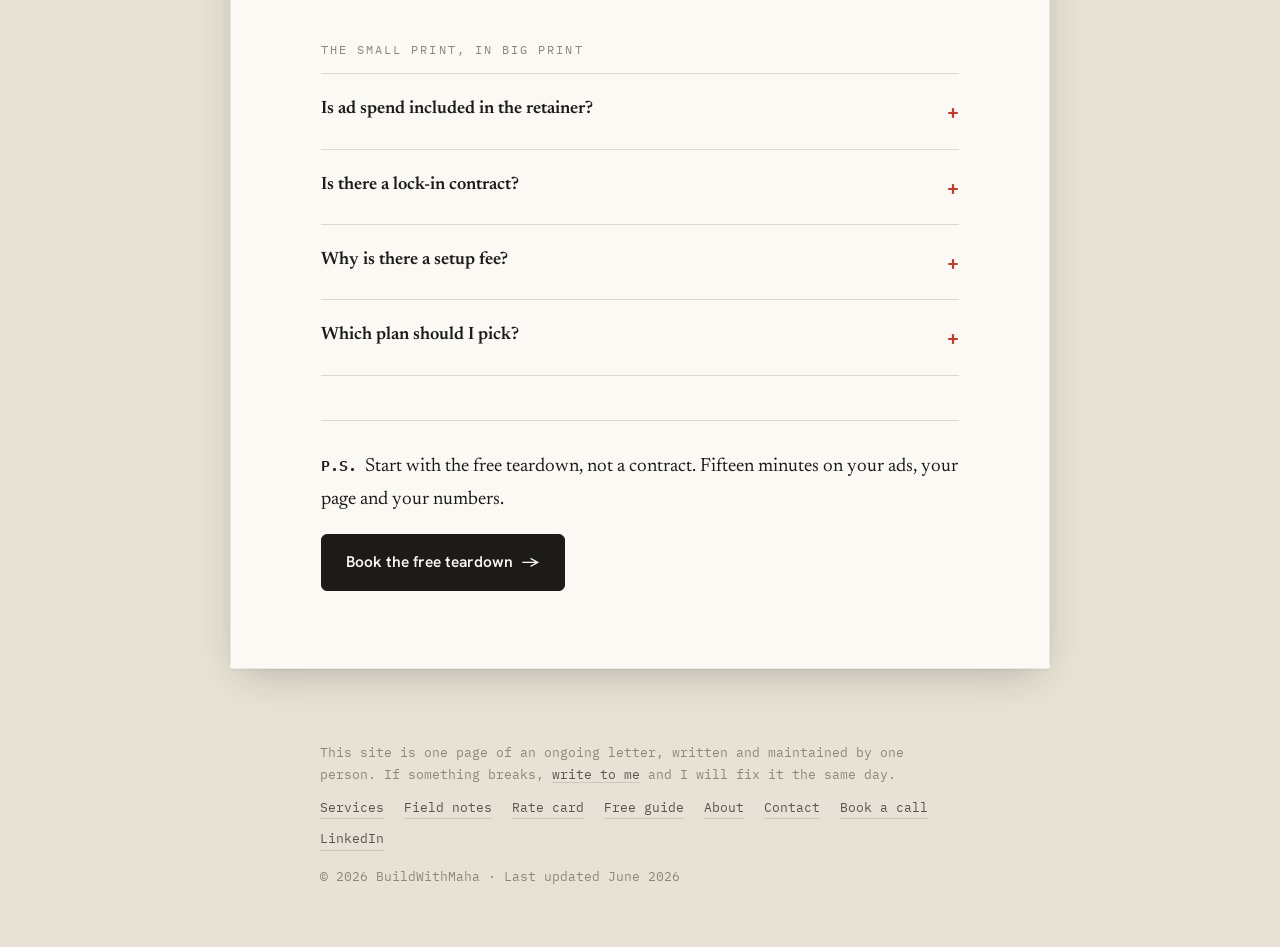
<file: pricing.html>
<!DOCTYPE html>
<html lang="en"><head>
<meta charset="UTF-8"><meta name="viewport" content="width=device-width, initial-scale=1">
<title>The rate card | BuildWithMaha</title><meta name="description" content="One setup fee, three clear retainers and a 30-day first-lead guarantee. Nothing hidden.">
<link rel="stylesheet" href="styles.css"></head><body>
<nav class="nav">
  <a class="logo" href="/">BuildWith<b>Maha</b></a>
  <ul class="nav-links">
    <li><a href="/">The letter</a></li>
    <li><a href="/services">Services</a></li>
    <li><a href="/landing-pages">Field notes</a></li>
    <li><a href="/pricing" class="active">Rate card</a></li>
    <li><a href="/guide">Free guide</a></li>
    <li><a href="/about">About</a></li>
    <li class="nav-cta"><a href="/book">Book a call</a></li>
  </ul>
  <button class="burger" aria-label="Menu">&#9776;</button>
</nav>
<main class="sheet">
<div class="letterhead"><span class="lh-name">BUILDWITH<b>MAHA</b></span><span class="lh-line">Document 3 of 7</span></div>
<div class="dateline"><span>The rate card</span><span>June 2026</span></div>
<h1 class="doc-title">What it costs, with <em>nothing hidden.</em></h1>
<p class="doc-sub">One setup fee of $2,000 covers the heavy first month: account structure, tracking, landing page foundations, follow-up automation. Paid once, and everything built in that phase is yours to keep. Then a monthly retainer, below. Ad spend is separate and goes straight to the platforms. It never passes through me.</p>
<div class="rate">
  <div class="rate-row reveal">
    <div><h3>Starter</h3><p class="who">For a first serious paid campaign.</p>
    <ul><li>Google or Meta Ads, one platform done properly</li><li>Lead generation setup and management</li><li>Conversion tracking that actually works</li><li>A monthly report in plain language</li></ul></div>
    <div class="price">$1,250<small>/mo</small></div>
  </div>
  <div class="rate-row pick reveal">
    <div><h3>Growth <span class="picktag">most brokers pick this</span></h3><p class="who">For running search intent and social demand at the same time.</p>
    <ul><li>Google and Meta Ads, both managed</li><li>Lead generation with qualification built in</li><li>LinkedIn outreach system setup</li><li>Reporting every two weeks, priority support</li></ul></div>
    <div class="price">$2,000<small>/mo</small></div>
  </div>
  <div class="rate-row reveal">
    <div><h3>Premium</h3><p class="who">The whole funnel, one accountable person.</p>
    <ul><li>Everything in Growth</li><li>Landing page design and ongoing optimisation</li><li>Website development</li><li>LinkedIn Ads where the maths supports it</li><li>Weekly reporting and a monthly strategy call</li></ul></div>
    <div class="price">$3,000<small>/mo</small></div>
  </div>
</div>
<div class="stampbox reveal" style="margin-top:40px">
  <span class="st-label">Guaranteed &middot; in writing</span>
  <p>First real enquiry within 30 days of launch, or the service fee is refunded. Not a credit. Refunded. Your ad spend was never in my account, so it stays yours regardless, and so does everything I built.</p>
</div>
<div class="kicker">The small print, in big print</div>
<div class="qa">
  <details><summary>Is ad spend included in the retainer?</summary><div class="a">No, and it shouldn't be with any agency. You pay Google and Meta directly from your own account. You see every penny, and if we ever part ways the account and its history stay with you.</div></details>
  <details><summary>Is there a lock-in contract?</summary><div class="a">No long lock-in. The setup fee covers the build and the retainer covers the running. If month one doesn't produce, the guarantee handles it and you can walk after that.</div></details>
  <details><summary>Why is there a setup fee?</summary><div class="a">Because the first month is by far the heaviest. Charging for it honestly and upfront beats hiding it inside a padded retainer, which is the usual trick.</div></details>
  <details><summary>Which plan should I pick?</summary><div class="a">Don't pick yet. Book the teardown and I'll tell you which plan your market and budget actually support. Sometimes that answer is Starter.</div></details>
</div>
<div class="ps"><p><span class="pslabel">P.S.</span>Start with the free teardown, not a contract. Fifteen minutes on your ads, your page and your numbers.</p>
<p style="margin-top:18px"><a class="btn" href="/book">Book the free teardown <span class="arr">&rarr;</span></a></p></div>
</main>
<footer class="ft">
  <p>This site is one page of an ongoing letter, written and maintained by one person. If something breaks, <a href="mailto:dev@buildwithmaha.com">write to me</a> and I will fix it the same day.</p>
  <div class="row">
    <a href="/services">Services</a><a href="/landing-pages">Field notes</a><a href="/pricing">Rate card</a><a href="/guide">Free guide</a><a href="/about">About</a><a href="/contact">Contact</a><a href="/book">Book a call</a><a href="https://www.linkedin.com/in/buildwithmaha" target="_blank" rel="noopener">LinkedIn</a>
  </div>
  <p style="margin-top:14px">&copy; <span id="year">2026</span> BuildWithMaha &middot; Last updated June 2026</p>
</footer>
<div class="sticky-cta"><a class="btn" href="/book">Book the free teardown &rarr;</a></div>

<script src="script.js"></script>
</body></html>
</file>
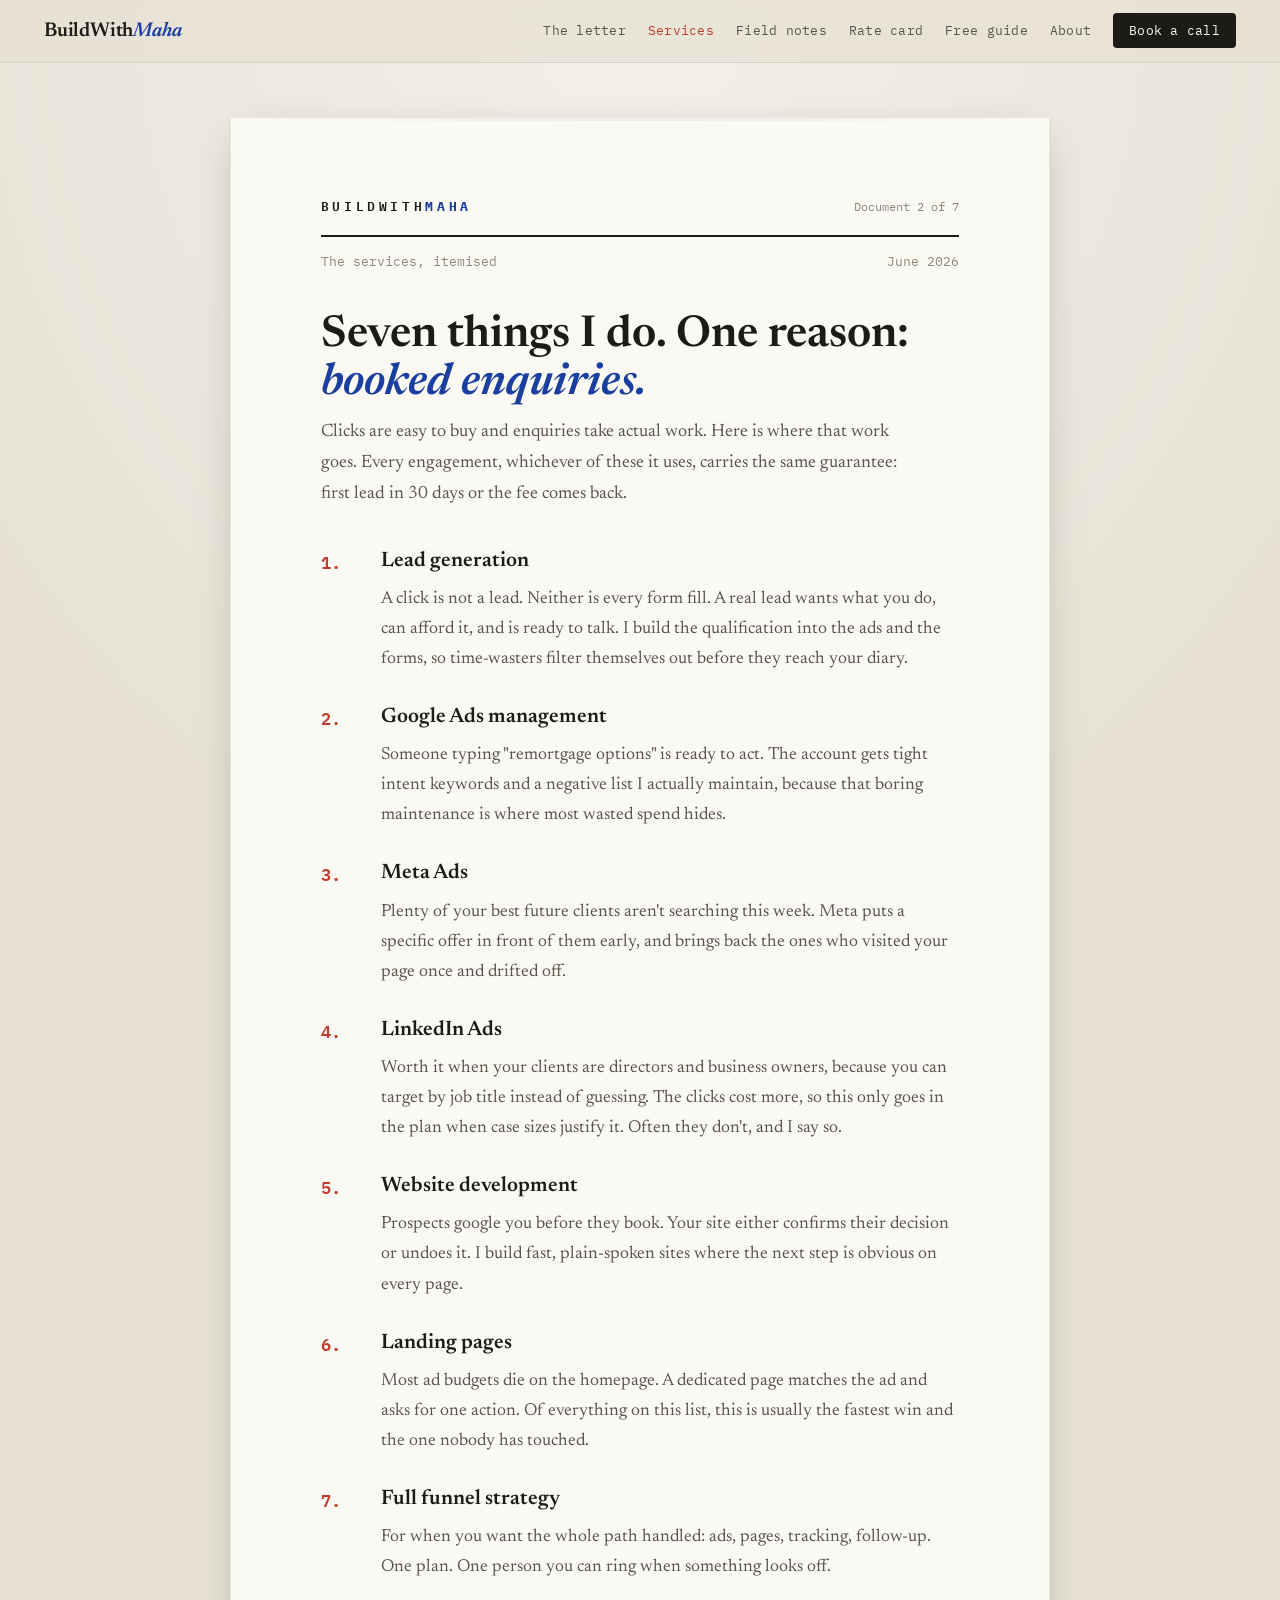
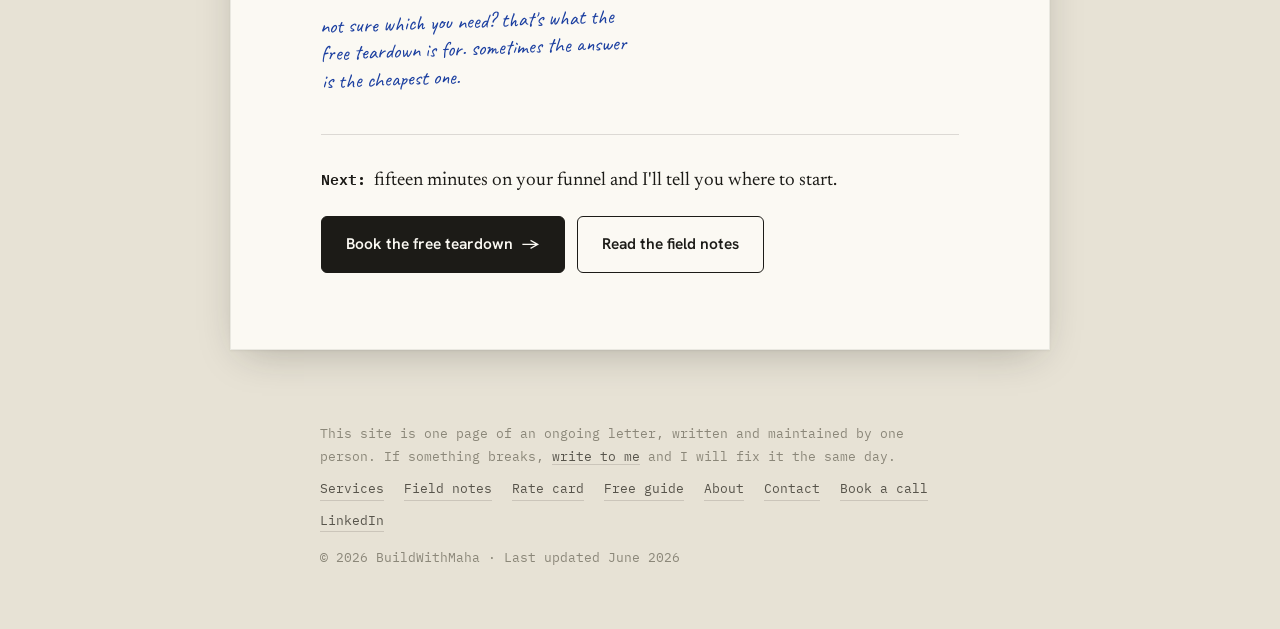
<file: services.html>
<!DOCTYPE html>
<html lang="en"><head>
<meta charset="UTF-8"><meta name="viewport" content="width=device-width, initial-scale=1">
<title>The services, itemised | BuildWithMaha</title><meta name="description" content="Google Ads, Meta, LinkedIn, landing pages, lead generation, websites and full funnel strategy for mortgage brokers and advisers.">
<link rel="stylesheet" href="styles.css"></head><body>
<nav class="nav">
  <a class="logo" href="/">BuildWith<b>Maha</b></a>
  <ul class="nav-links">
    <li><a href="/">The letter</a></li>
    <li><a href="/services" class="active">Services</a></li>
    <li><a href="/landing-pages">Field notes</a></li>
    <li><a href="/pricing">Rate card</a></li>
    <li><a href="/guide">Free guide</a></li>
    <li><a href="/about">About</a></li>
    <li class="nav-cta"><a href="/book">Book a call</a></li>
  </ul>
  <button class="burger" aria-label="Menu">&#9776;</button>
</nav>
<main class="sheet">
<div class="letterhead"><span class="lh-name">BUILDWITH<b>MAHA</b></span><span class="lh-line">Document 2 of 7</span></div>
<div class="dateline"><span>The services, itemised</span><span>June 2026</span></div>
<h1 class="doc-title">Seven things I do. One reason: <em>booked enquiries.</em></h1>
<p class="doc-sub">Clicks are easy to buy and enquiries take actual work. Here is where that work goes. Every engagement, whichever of these it uses, carries the same guarantee: first lead in 30 days or the fee comes back.</p>
<div class="pt reveal"><div class="pn">1.</div><div><h3>Lead generation</h3><p>A click is not a lead. Neither is every form fill. A real lead wants what you do, can afford it, and is ready to talk. I build the qualification into the ads and the forms, so time-wasters filter themselves out before they reach your diary.</p></div></div><div class="pt reveal"><div class="pn">2.</div><div><h3>Google Ads management</h3><p>Someone typing "remortgage options" is ready to act. The account gets tight intent keywords and a negative list I actually maintain, because that boring maintenance is where most wasted spend hides.</p></div></div><div class="pt reveal"><div class="pn">3.</div><div><h3>Meta Ads</h3><p>Plenty of your best future clients aren't searching this week. Meta puts a specific offer in front of them early, and brings back the ones who visited your page once and drifted off.</p></div></div><div class="pt reveal"><div class="pn">4.</div><div><h3>LinkedIn Ads</h3><p>Worth it when your clients are directors and business owners, because you can target by job title instead of guessing. The clicks cost more, so this only goes in the plan when case sizes justify it. Often they don't, and I say so.</p></div></div><div class="pt reveal"><div class="pn">5.</div><div><h3>Website development</h3><p>Prospects google you before they book. Your site either confirms their decision or undoes it. I build fast, plain-spoken sites where the next step is obvious on every page.</p></div></div><div class="pt reveal"><div class="pn">6.</div><div><h3>Landing pages</h3><p>Most ad budgets die on the homepage. A dedicated page matches the ad and asks for one action. Of everything on this list, this is usually the fastest win and the one nobody has touched.</p></div></div><div class="pt reveal"><div class="pn">7.</div><div><h3>Full funnel strategy</h3><p>For when you want the whole path handled: ads, pages, tracking, follow-up. One plan. One person you can ring when something looks off.</p></div></div>
<p class="scribble">not sure which you need? that's what the free teardown is for. sometimes the answer is the cheapest one.</p>
<div class="ps"><p><span class="pslabel">Next:</span>fifteen minutes on your funnel and I'll tell you where to start.</p>
<p style="margin-top:18px"><a class="btn" href="/book">Book the free teardown <span class="arr">&rarr;</span></a> <a class="btn btn-ghost" href="/landing-pages" style="margin-left:8px">Read the field notes</a></p></div>
</main>
<footer class="ft">
  <p>This site is one page of an ongoing letter, written and maintained by one person. If something breaks, <a href="mailto:dev@buildwithmaha.com">write to me</a> and I will fix it the same day.</p>
  <div class="row">
    <a href="/services">Services</a><a href="/landing-pages">Field notes</a><a href="/pricing">Rate card</a><a href="/guide">Free guide</a><a href="/about">About</a><a href="/contact">Contact</a><a href="/book">Book a call</a><a href="https://www.linkedin.com/in/buildwithmaha" target="_blank" rel="noopener">LinkedIn</a>
  </div>
  <p style="margin-top:14px">&copy; <span id="year">2026</span> BuildWithMaha &middot; Last updated June 2026</p>
</footer>
<div class="sticky-cta"><a class="btn" href="/book">Book the free teardown &rarr;</a></div>

<script src="script.js"></script>
</body></html>
</file>
<file: styles.css>
/* BuildWithMaha — "The Letter" v7
   A typed letter on a desk. Newsreader for the letter body,
   IBM Plex Mono for typed labels, Caveat for ink margin notes.
   Ink black · fountain-pen blue · editor's red pencil. */

@import url('https://fonts.googleapis.com/css2?family=Newsreader:ital,opsz,wght@0,6..72,400;0,6..72,500;0,6..72,600;1,6..72,400;1,6..72,500&family=IBM+Plex+Mono:wght@400;500;600&family=Caveat:wght@500;600&family=Hanken+Grotesk:wght@400;500;600;700&display=swap');

:root{
  --desk:#E7E2D5;            /* the desk the paper sits on */
  --desk-deep:#DDD7C7;
  --paper:#FBF9F3;           /* the sheet */
  --ink:#1C1B17;
  --ink-soft:#57544B;
  --ink-faint:#8B8779;
  --pen:#1B3FA0;             /* fountain-pen blue: handwriting, signature */
  --pencil:#C03B2B;          /* editor's red pencil: strikes, stamp */
  --line:rgba(28,27,23,.14);
  --line-soft:rgba(28,27,23,.09);
  --sheet-w:820px;
  --ease:cubic-bezier(.22,1,.36,1);
}

*{box-sizing:border-box;margin:0;padding:0}
html{scroll-behavior:smooth}
body{
  background:var(--desk);
  background-image:radial-gradient(ellipse 90% 60% at 50% 0%, rgba(255,255,255,.5), transparent 70%);
  color:var(--ink);
  font-family:'Newsreader',serif;
  font-size:19px;line-height:1.72;
  -webkit-font-smoothing:antialiased;
  overflow-x:hidden;
}
::selection{background:var(--pen);color:#fff}
a{color:inherit}
img{max-width:100%;display:block}
.mono{font-family:'IBM Plex Mono',monospace}
.hand{font-family:'Caveat',cursive;color:var(--pen)}

/* ---------- reading pencil line ---------- */
.progress{position:fixed;top:0;left:0;height:3px;background:var(--pencil);width:0;z-index:100}

/* ---------- nav: a slim tab above the desk ---------- */
.nav{
  position:sticky;top:0;z-index:50;
  display:flex;align-items:center;justify-content:space-between;gap:16px;
  padding:14px clamp(18px,4vw,44px);
  background:color-mix(in srgb,var(--desk) 84%,transparent);
  backdrop-filter:blur(10px);
  border-bottom:1px solid var(--line-soft);
  font-family:'IBM Plex Mono',monospace;font-size:13px;
}
.logo{font-family:'Newsreader',serif;font-size:20px;font-weight:600;text-decoration:none;letter-spacing:-.01em}
.logo b{color:var(--pen);font-style:italic;font-weight:600}
.nav-links{display:flex;align-items:center;gap:22px;list-style:none}
.nav-links a{text-decoration:none;color:var(--ink-soft);letter-spacing:.02em;transition:color .2s}
.nav-links a:hover,.nav-links a.active{color:var(--pencil)}
.nav-cta a{background:var(--ink);color:var(--paper)!important;padding:9px 16px;border-radius:4px;transition:background .25s}
.nav-cta a:hover{background:var(--pen)}
.burger{display:none;background:none;border:1px solid var(--line);border-radius:6px;width:40px;height:36px;font-size:15px;cursor:pointer;color:var(--ink)}

/* ---------- the sheet ---------- */
.sheet{
  max-width:var(--sheet-w);margin:clamp(28px,6vh,64px) auto clamp(48px,8vh,90px);
  background:var(--paper);
  border:1px solid rgba(28,27,23,.08);
  box-shadow:0 1px 2px rgba(28,27,23,.06),0 12px 40px -12px rgba(28,27,23,.28);
  padding:clamp(34px,6vw,84px) clamp(24px,7vw,96px);
  position:relative;
}
/* the top edge looks slightly fed from a typewriter roller */
.sheet::before{content:"";position:absolute;top:0;left:0;right:0;height:3px;background:linear-gradient(90deg,transparent,rgba(28,27,23,.06),transparent)}

/* ---------- letterhead ---------- */
.letterhead{display:flex;justify-content:space-between;align-items:baseline;gap:16px;flex-wrap:wrap;
  border-bottom:2px solid var(--ink);padding-bottom:16px;margin-bottom:14px}
.letterhead .lh-name{font-family:'IBM Plex Mono',monospace;font-size:13px;letter-spacing:.28em;text-transform:uppercase;font-weight:600}
.letterhead .lh-name b{color:var(--pen)}
.letterhead .lh-line{font-family:'IBM Plex Mono',monospace;font-size:12px;color:var(--ink-faint)}
.dateline{font-family:'IBM Plex Mono',monospace;font-size:12.5px;color:var(--ink-faint);margin-bottom:40px;display:flex;justify-content:space-between;gap:12px;flex-wrap:wrap}

/* ---------- letter typography ---------- */
.salute{font-size:clamp(21px,2.6vw,25px);margin-bottom:26px}
.letter p{margin-bottom:24px;max-width:62ch}
.letter p.big{font-size:clamp(22px,3vw,28px);line-height:1.45;font-weight:500}
.letter p.big em{font-style:italic;color:var(--pen)}
.letter .indent{text-indent:2.2em}
.kicker{font-family:'IBM Plex Mono',monospace;font-size:11.5px;letter-spacing:.18em;text-transform:uppercase;color:var(--ink-faint);margin:44px 0 14px}

/* pencil strike: typed line crossed out by hand */
.pstrike{position:relative;color:var(--ink-faint);white-space:pre-wrap}
.pstrike svg{position:absolute;left:-1%;top:0;width:102%;height:100%;overflow:visible;pointer-events:none}
.pstrike svg path{fill:none;stroke:var(--pencil);stroke-width:2.6;stroke-linecap:round;
  stroke-dasharray:600;stroke-dashoffset:600;transition:stroke-dashoffset .7s cubic-bezier(.6,0,.3,1) .3s}
.struck .pstrike svg path{stroke-dashoffset:0}
/* the correction written above in pen */
.pcorrect{font-family:'Caveat',cursive;color:var(--pen);font-size:1.25em;
  opacity:0;transform:translateY(6px) rotate(-1.5deg);display:inline-block;
  transition:opacity .6s var(--ease) .9s,transform .6s var(--ease) .9s}
.struck .pcorrect{opacity:1;transform:rotate(-1.5deg)}

/* numbered points inside the letter */
.pt{display:grid;grid-template-columns:44px 1fr;gap:16px;margin:0 0 26px}
.pt .pn{font-family:'IBM Plex Mono',monospace;font-weight:600;color:var(--pencil);font-size:17px;padding-top:4px}
.pt h3{font-size:21px;font-weight:600;margin-bottom:4px}
.pt p{margin-bottom:0;color:var(--ink-soft);font-size:17.5px}

/* margin scribble */
.scribble{font-family:'Caveat',cursive;color:var(--pen);font-size:21px;line-height:1.3;
  transform:rotate(-2deg);margin:8px 0 26px;max-width:34ch;
  opacity:0;transition:opacity .8s var(--ease) .2s}
.scribble.in{opacity:1}
@media (min-width:1200px){
  .scribble.gutter{position:absolute;right:calc(-1 * clamp(180px,18vw,240px));width:200px;margin:0}
}

/* ---------- exhibits: attached cards ---------- */
.exhibit{
  margin:38px calc(-1 * clamp(0px,3vw,40px)) 44px;
  background:#fff;border:1px solid var(--line);
  box-shadow:0 8px 26px -12px rgba(28,27,23,.3);
  transform:rotate(-.7deg);
  position:relative;padding:26px clamp(18px,3vw,34px) 24px;
  transition:transform .4s var(--ease);
}
.exhibit:nth-of-type(even){transform:rotate(.6deg)}
.exhibit:hover{transform:rotate(0)}
.exhibit .tape{
  position:absolute;top:-12px;left:50%;transform:translateX(-50%) rotate(-1deg);
  width:110px;height:26px;background:rgba(233,226,203,.85);
  border-left:1px dashed rgba(28,27,23,.15);border-right:1px dashed rgba(28,27,23,.15);
  box-shadow:0 1px 3px rgba(28,27,23,.12);
}
.exhibit .ex-label{font-family:'IBM Plex Mono',monospace;font-size:11px;letter-spacing:.2em;
  text-transform:uppercase;color:var(--pencil);margin-bottom:14px;font-weight:600}

/* chart inside exhibit A */
.chart svg{width:100%;height:auto;display:block;overflow:visible}
.chart .baseline{stroke:rgba(27,63,160,.45);stroke-width:1.5;stroke-dasharray:4 5}
.chart .funnel{fill:none;stroke:var(--pencil);stroke-width:2.4;stroke-linecap:round;stroke-linejoin:round;stroke-dasharray:2600;stroke-dashoffset:2600}
.chart.in .funnel{animation:draw 2.2s var(--ease) forwards}
@keyframes draw{to{stroke-dashoffset:0}}
.chart .dip{fill:var(--pencil);opacity:0;transition:opacity .5s}
.chart.in .dip{opacity:1}
.chart.in .dip:nth-of-type(1){transition-delay:.7s}
.chart.in .dip:nth-of-type(2){transition-delay:1.3s}
.chart.in .dip:nth-of-type(3){transition-delay:1.9s}
.chart .lbl{font-family:'IBM Plex Mono',monospace;font-size:12px;fill:var(--ink-faint)}

/* calculator inside exhibit B */
.calc-row{display:grid;grid-template-columns:repeat(4,1fr);gap:10px;text-align:center;margin-bottom:20px}
.calc-cell p{font-family:'IBM Plex Mono',monospace;font-size:10.5px;letter-spacing:.08em;text-transform:uppercase;color:var(--ink-faint);margin-bottom:6px}
.calc-cell .n{font-family:'IBM Plex Mono',monospace;font-weight:600;font-size:clamp(22px,3.4vw,34px);line-height:1;font-variant-numeric:tabular-nums}
.calc-cell.hot .n{color:var(--pen)}
.calc-cell.hot{background:rgba(27,63,160,.06);border-radius:8px;padding:8px 4px;margin:-8px -4px}
.calc-cell .n.tick{animation:tickup .3s var(--ease)}
@keyframes tickup{from{transform:translateY(5px);opacity:.4}to{transform:none;opacity:1}}
.calc-slider-head{display:flex;justify-content:space-between;align-items:baseline;margin-bottom:10px;font-family:'Hanken Grotesk',sans-serif;font-size:14px;font-weight:600}
.calc-slider-head .v{font-family:'IBM Plex Mono',monospace;color:var(--pen);font-size:16px}
#cRange{-webkit-appearance:none;appearance:none;width:100%;height:5px;border-radius:99px;background:linear-gradient(var(--pen),var(--pen)) no-repeat,var(--line);background-size:56% 100%;outline:none;cursor:pointer}
#cRange::-webkit-slider-thumb{-webkit-appearance:none;appearance:none;width:20px;height:20px;border-radius:50%;background:var(--pen);border:3px solid #fff;box-shadow:0 1px 5px rgba(28,27,23,.3);cursor:grab}
#cRange::-moz-range-thumb{width:20px;height:20px;border-radius:50%;background:var(--pen);border:3px solid #fff;box-shadow:0 1px 5px rgba(28,27,23,.3);cursor:grab}
.calc-ends{display:flex;justify-content:space-between;margin-top:8px;font-family:'IBM Plex Mono',monospace;font-size:10.5px;color:var(--ink-faint)}
.calc-note{font-size:15px;color:var(--ink-soft);margin-top:16px;font-style:italic}

/* ---------- guarantee stamp ---------- */
.stampbox{
  border:2px solid var(--pencil);border-radius:6px;padding:22px 26px;margin:36px 0;
  position:relative;transform:rotate(-.5deg);
  color:var(--ink);
}
.stampbox .st-label{
  position:absolute;top:-13px;left:22px;background:var(--paper);padding:0 10px;
  font-family:'IBM Plex Mono',monospace;font-size:11px;letter-spacing:.22em;
  text-transform:uppercase;color:var(--pencil);font-weight:600;
}
.stampbox p{margin:0;font-size:17.5px}

/* ---------- signature ---------- */
.signoff{margin-top:46px}
.signoff .yours{margin-bottom:6px}
.sig{width:190px;height:74px;display:block}
.sig path{fill:none;stroke:var(--pen);stroke-width:2.6;stroke-linecap:round;
  stroke-dasharray:1200;stroke-dashoffset:1200;transition:stroke-dashoffset 1.6s cubic-bezier(.5,0,.4,1) .2s}
.signoff.in .sig path{stroke-dashoffset:0}
.typedname{font-family:'IBM Plex Mono',monospace;font-size:13px;color:var(--ink-faint);letter-spacing:.06em;margin-top:2px}

/* ---------- PS + buttons ---------- */
.ps{border-top:1px solid var(--line);margin-top:44px;padding-top:30px}
.ps .pslabel{font-family:'IBM Plex Mono',monospace;font-weight:600;font-size:15px;margin-right:8px}
.btn{
  display:inline-flex;align-items:center;gap:9px;text-decoration:none;
  font-family:'Hanken Grotesk',sans-serif;font-weight:600;font-size:15.5px;
  padding:14px 24px;border-radius:6px;border:1px solid var(--ink);
  background:var(--ink);color:var(--paper);cursor:pointer;
  position:relative;overflow:hidden;z-index:0;
  transition:color .3s,border-color .3s;
}
.btn::before{content:"";position:absolute;inset:0;z-index:-1;background:var(--pen);transform:scaleX(0);transform-origin:left;transition:transform .35s var(--ease)}
.btn:hover::before{transform:scaleX(1)}
.btn:hover{border-color:var(--pen)}
.btn-ghost{background:transparent;color:var(--ink)}
.btn-ghost::before{background:var(--ink)}
.btn-ghost:hover{color:var(--paper)}
.btn .arr{transition:transform .25s var(--ease)}
.btn:hover .arr{transform:translateX(4px)}
.riskline{font-family:'IBM Plex Mono',monospace;font-size:12.5px;color:var(--ink-faint);margin-top:14px}

/* ---------- exhibits full-width helpers ---------- */
.rule{border:0;border-top:1px solid var(--line);margin:40px 0}

/* ---------- doc pages (services, pricing etc reuse sheet) ---------- */
.doc-title{font-size:clamp(30px,4.4vw,44px);font-weight:600;line-height:1.1;margin-bottom:8px}
.doc-title em{font-style:italic;color:var(--pen)}
.doc-sub{color:var(--ink-soft);font-size:18px;margin-bottom:34px;max-width:58ch}

/* rate card table */
.rate{border-top:2px solid var(--ink);margin-top:10px}
.rate-row{display:grid;grid-template-columns:1fr auto;gap:18px;align-items:baseline;padding:22px 0;border-bottom:1px solid var(--line)}
.rate-row h3{font-size:20px;font-weight:600}
.rate-row .who{font-size:15.5px;color:var(--ink-soft);margin-top:2px;max-width:46ch}
.rate-row ul{list-style:none;margin-top:12px;display:grid;gap:7px}
.rate-row li{font-size:15.5px;color:var(--ink-soft);display:flex;gap:9px}
.rate-row li::before{content:"·";color:var(--pen);font-weight:700}
.rate-row .price{font-family:'IBM Plex Mono',monospace;font-weight:600;font-size:clamp(20px,2.6vw,26px);white-space:nowrap}
.rate-row .price small{font-size:13px;color:var(--ink-faint);font-weight:400}
.rate-row.pick{background:rgba(27,63,160,.05);margin:0 -18px;padding:22px 18px;border-radius:8px;border-bottom:1px solid var(--line)}
.picktag{font-family:'Caveat',cursive;color:var(--pen);font-size:20px;transform:rotate(-2deg);display:inline-block;margin-left:8px}

/* FAQ as Q&A letter style */
.qa{margin-top:8px}
.qa details{border-top:1px solid var(--line)}
.qa details:last-child{border-bottom:1px solid var(--line)}
.qa summary{cursor:pointer;list-style:none;padding:20px 0;font-weight:600;font-size:18px;display:flex;justify-content:space-between;gap:14px;transition:color .2s}
.qa summary:hover{color:var(--pen)}
.qa summary::-webkit-details-marker{display:none}
.qa summary::after{content:"+";font-family:'IBM Plex Mono',monospace;color:var(--pencil);font-size:20px;transition:transform .3s var(--ease)}
.qa details[open] summary::after{transform:rotate(45deg)}
.qa .a{display:grid;grid-template-rows:0fr;transition:grid-template-rows .45s var(--ease)}
.qa details[open] .a{grid-template-rows:1fr;padding-bottom:20px}
.qa .a>.aw{overflow:hidden;color:var(--ink-soft);font-size:16.5px;max-width:62ch}
.qa .a a{color:var(--pen)}

/* forms */
.form{display:grid;gap:22px;max-width:520px}
.form label{font-family:'IBM Plex Mono',monospace;font-size:11px;font-weight:600;letter-spacing:.12em;text-transform:uppercase;color:var(--ink-faint);display:block;margin-bottom:7px}
.form input,.form select,.form textarea{width:100%;padding:11px 2px;border:0;border-bottom:1.5px solid var(--line);background:transparent;font-family:'Newsreader',serif;font-size:18px;color:var(--ink);transition:border-color .25s}
.form input:focus,.form select:focus,.form textarea:focus{outline:none;border-bottom-color:var(--pen)}
.form textarea{min-height:110px;resize:vertical}

/* footer: small print under the sheet */
.ft{max-width:var(--sheet-w);margin:0 auto;padding:0 clamp(24px,7vw,96px) 60px;
  font-family:'IBM Plex Mono',monospace;font-size:12.5px;color:var(--ink-faint);line-height:1.8}
.ft a{color:var(--ink-soft);text-decoration:none;border-bottom:1px solid var(--line)}
.ft a:hover{color:var(--pen)}
.ft .row{display:flex;gap:8px 20px;flex-wrap:wrap;margin-top:10px}

/* sticky mobile CTA */
.sticky-cta{position:fixed;left:16px;right:16px;bottom:16px;z-index:60;display:none;justify-content:center;transform:translateY(150%);transition:transform .45s var(--ease)}
.sticky-cta.show{transform:none}
.sticky-cta .btn{width:100%;max-width:460px;box-shadow:0 14px 30px -12px rgba(28,27,23,.5)}

/* reveals: letter paragraphs settle in softly */
.reveal{opacity:0;transform:translateY(14px);transition:opacity .8s var(--ease),transform .8s var(--ease)}
.reveal.in{opacity:1;transform:none}

/* calendly card */
.cal-card{border:1px solid var(--line);background:#fff;overflow:hidden;border-radius:8px;box-shadow:0 8px 26px -12px rgba(28,27,23,.25)}
.calendly-inline-widget{width:100%;min-width:0;height:640px}
.cal-fallback{padding:13px;border-top:1px solid var(--line);font-size:13px;color:var(--ink-soft);text-align:center;font-family:'IBM Plex Mono',monospace}
.cal-fallback a{color:var(--pen)}

@media (max-width:760px){
  body{font-size:17.5px}
  .sheet{margin:16px 12px 40px;box-shadow:0 8px 28px -12px rgba(28,27,23,.25)}
  .nav-links{position:fixed;inset:57px 0 auto 0;background:var(--desk);border-bottom:1px solid var(--line);
    flex-direction:column;align-items:flex-start;padding:0 22px;gap:0;max-height:0;overflow:hidden;pointer-events:none;
    transition:max-height .4s var(--ease),padding .4s var(--ease)}
  .nav-links.open{max-height:80vh;padding:20px 22px;pointer-events:auto}
  .nav-links li{width:100%;padding:9px 0;opacity:0;transform:translateX(-8px);transition:opacity .3s,transform .3s}
  .nav-links.open li{opacity:1;transform:none}
  .nav-links.open li:nth-child(1){transition-delay:.04s}
  .nav-links.open li:nth-child(2){transition-delay:.08s}
  .nav-links.open li:nth-child(3){transition-delay:.12s}
  .nav-links.open li:nth-child(4){transition-delay:.16s}
  .nav-links.open li:nth-child(5){transition-delay:.2s}
  .nav-links.open li:nth-child(6){transition-delay:.24s}
  .nav-links.open li:nth-child(7){transition-delay:.28s}
  .burger{display:block}
  .exhibit{margin-left:-6px;margin-right:-6px}
  .calc-row{grid-template-columns:1fr 1fr;gap:16px}
  .rate-row{grid-template-columns:1fr}
  .rate-row .price{margin-top:4px}
  .sticky-cta{display:flex}
  .pt{grid-template-columns:34px 1fr;gap:12px}
  .letter p.big{font-size:20px}
}

@media (prefers-reduced-motion:reduce){
  *,*::before,*::after{animation:none!important;transition:none!important}
  .reveal{opacity:1;transform:none}
  .pstrike svg path{stroke-dashoffset:0}
  .pcorrect{opacity:1;transform:rotate(-1.5deg)}
  .scribble{opacity:1}
  .chart .funnel{stroke-dashoffset:0}
  .chart .dip{opacity:1}
  .sig path{stroke-dashoffset:0}
  .progress{display:none}
  html{scroll-behavior:auto}
}
a:focus-visible,button:focus-visible,input:focus-visible,textarea:focus-visible,select:focus-visible,summary:focus-visible{outline:2px solid var(--pen);outline-offset:3px}
</file>
